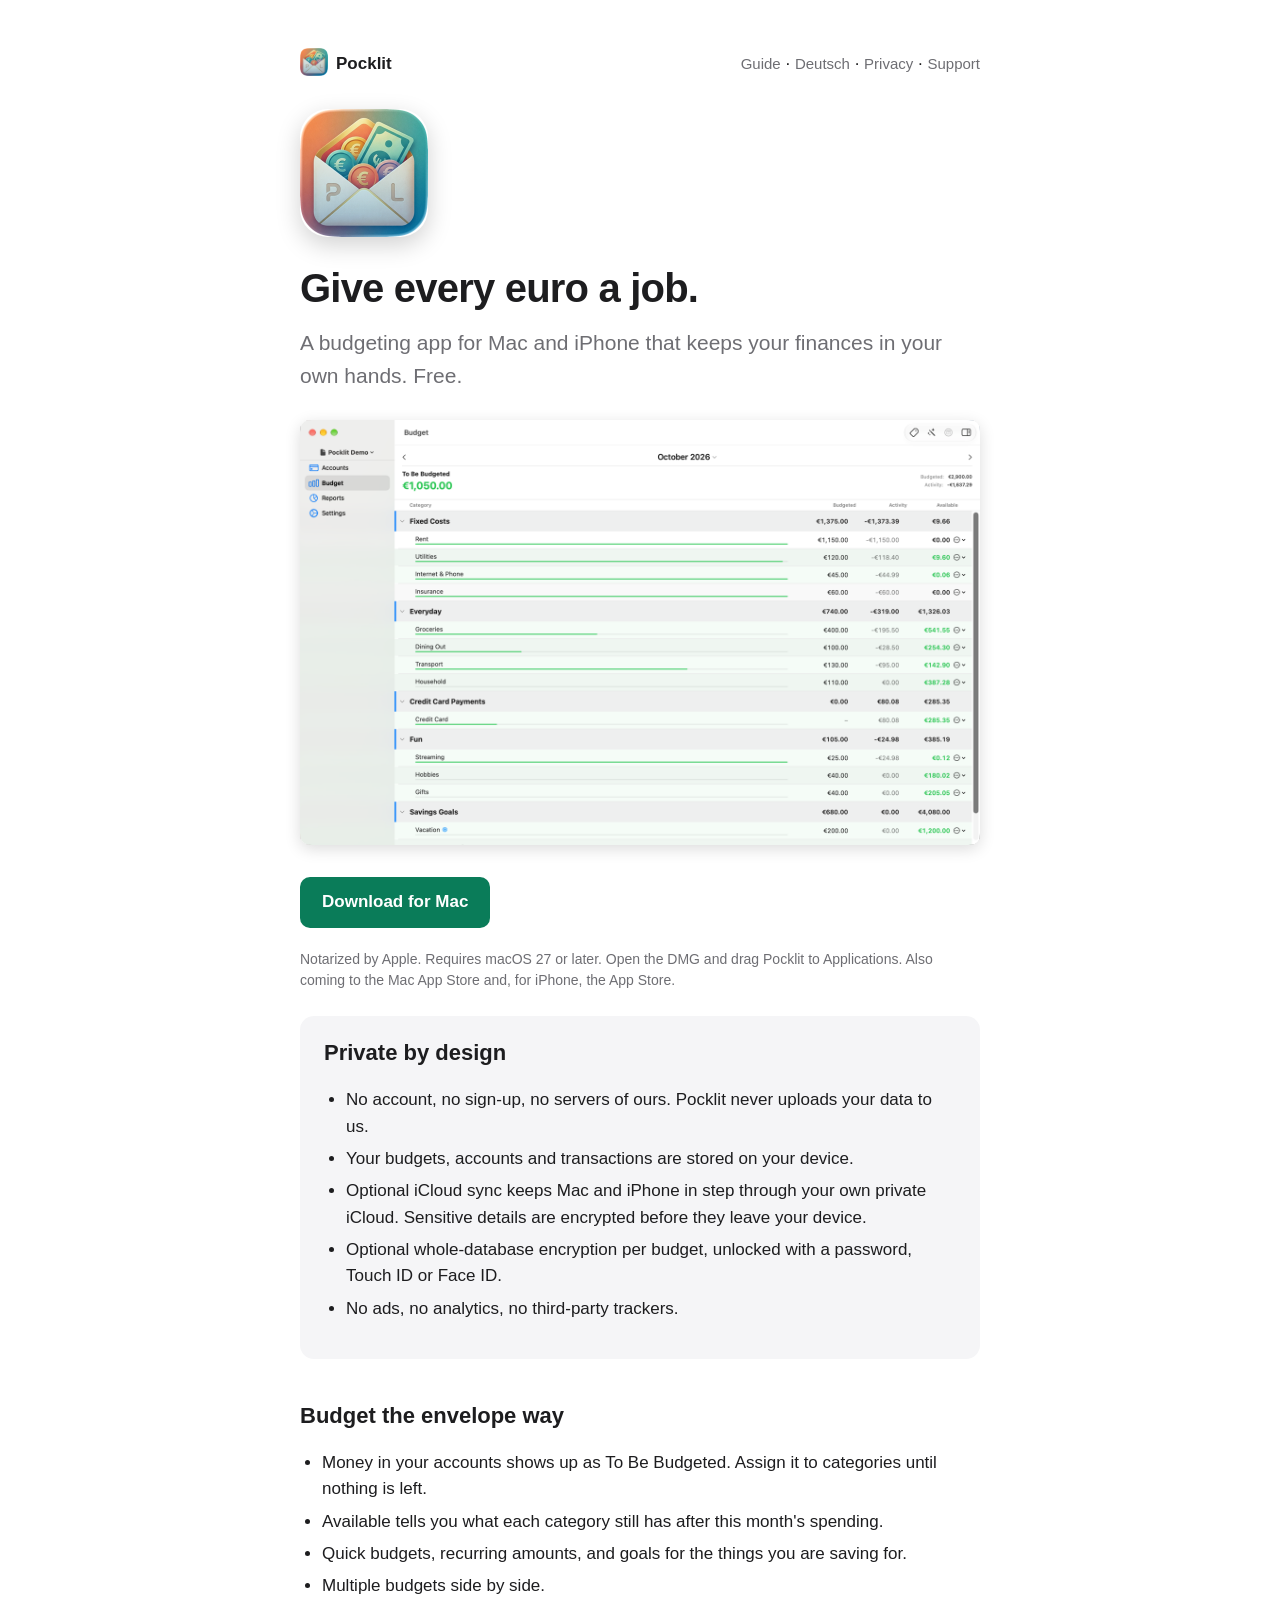
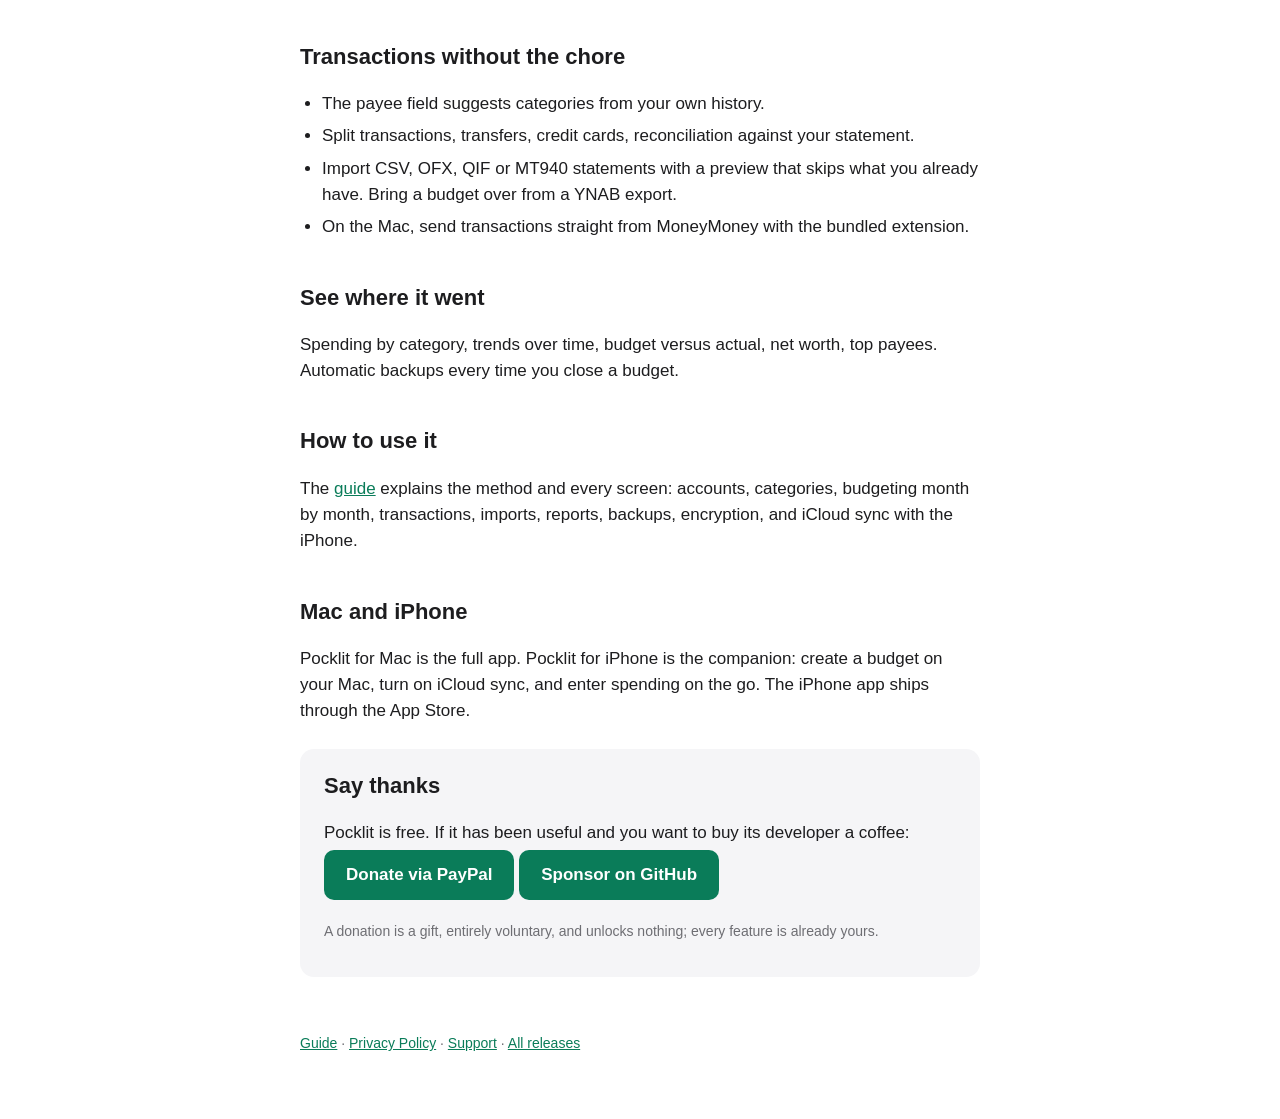
<file: index.html>
<!doctype html>
<html lang="en">
<head>
<meta charset="utf-8">
<meta name="viewport" content="width=device-width, initial-scale=1">
<title>Pocklit — private envelope budgeting for Mac and iPhone</title>
<meta name="description" content="Pocklit is a free budgeting app for Mac and iPhone. No account, no servers, no trackers. Your data stays on your device or in your own iCloud.">
<link rel="icon" type="image/png" href="favicon.png">
<link rel="apple-touch-icon" href="apple-touch-icon.png">
<link rel="stylesheet" href="style.css">
</head>
<body>
<main>
<header><strong><img class="brand" src="icon.png" alt="" width="28" height="28">Pocklit</strong><nav><a href="guide.html">Guide</a> · <a href="de.html">Deutsch</a> · <a href="privacy.html">Privacy</a> · <a href="support.html">Support</a></nav></header>

<img class="hero" src="icon.png" alt="Pocklit app icon" width="128" height="128">
<h1>Give every euro a job.</h1>
<p class="tagline">A budgeting app for Mac and iPhone that keeps your finances in your own hands. Free.</p>
<img class="shot" loading="lazy" src="img/mac/en/budget.png" alt="Pocklit for Mac: the Budget screen with every category's budgeted, activity and available amounts" width="1440" height="900">

<p><a class="button" href="https://github.com/hanebambel/pocklit-site/releases/latest/download/Pocklit.dmg">Download for Mac</a></p>
<p class="note">Notarized by Apple. Requires macOS 27 or later. Open the DMG and drag Pocklit to Applications.
Also coming to the Mac App Store and, for iPhone, the App Store.</p>

<div class="card">
<h2 style="margin-top:0">Private by design</h2>
<ul>
<li>No account, no sign-up, no servers of ours. Pocklit never uploads your data to us.</li>
<li>Your budgets, accounts and transactions are stored on your device.</li>
<li>Optional iCloud sync keeps Mac and iPhone in step through your own private iCloud. Sensitive details are encrypted before they leave your device.</li>
<li>Optional whole-database encryption per budget, unlocked with a password, Touch ID or Face ID.</li>
<li>No ads, no analytics, no third-party trackers.</li>
</ul>
</div>

<h2>Budget the envelope way</h2>
<ul>
<li>Money in your accounts shows up as To Be Budgeted. Assign it to categories until nothing is left.</li>
<li>Available tells you what each category still has after this month's spending.</li>
<li>Quick budgets, recurring amounts, and goals for the things you are saving for.</li>
<li>Multiple budgets side by side.</li>
</ul>

<h2>Transactions without the chore</h2>
<ul>
<li>The payee field suggests categories from your own history.</li>
<li>Split transactions, transfers, credit cards, reconciliation against your statement.</li>
<li>Import CSV, OFX, QIF or MT940 statements with a preview that skips what you already have. Bring a budget over from a YNAB export.</li>
<li>On the Mac, send transactions straight from MoneyMoney with the bundled extension.</li>
</ul>

<h2>See where it went</h2>
<p>Spending by category, trends over time, budget versus actual, net worth, top payees. Automatic backups every time you close a budget.</p>

<h2>How to use it</h2>
<p>The <a href="guide.html">guide</a> explains the method and every screen: accounts, categories, budgeting month by month, transactions, imports, reports, backups, encryption, and iCloud sync with the iPhone.</p>

<h2>Mac and iPhone</h2>
<p>Pocklit for Mac is the full app. Pocklit for iPhone is the companion: create a budget on your Mac, turn on iCloud sync, and enter spending on the go. The iPhone app ships through the App Store.</p>

<div class="card">
<h2 style="margin-top:0">Say thanks</h2>
<p>Pocklit is free. If it has been useful and you want to buy its developer a coffee: <a class="button" href="https://paypal.me/jangabor">Donate via PayPal</a> <a class="button" href="https://github.com/sponsors/hanebambel">Sponsor on GitHub</a></p>
<p class="note">A donation is a gift, entirely voluntary, and unlocks nothing; every feature is already yours.</p>
</div>

<footer><a href="guide.html">Guide</a> · <a href="privacy.html">Privacy Policy</a> · <a href="support.html">Support</a> · <a href="https://github.com/hanebambel/pocklit-site/releases">All releases</a></footer>
</main>
</body>
</html>
</file>
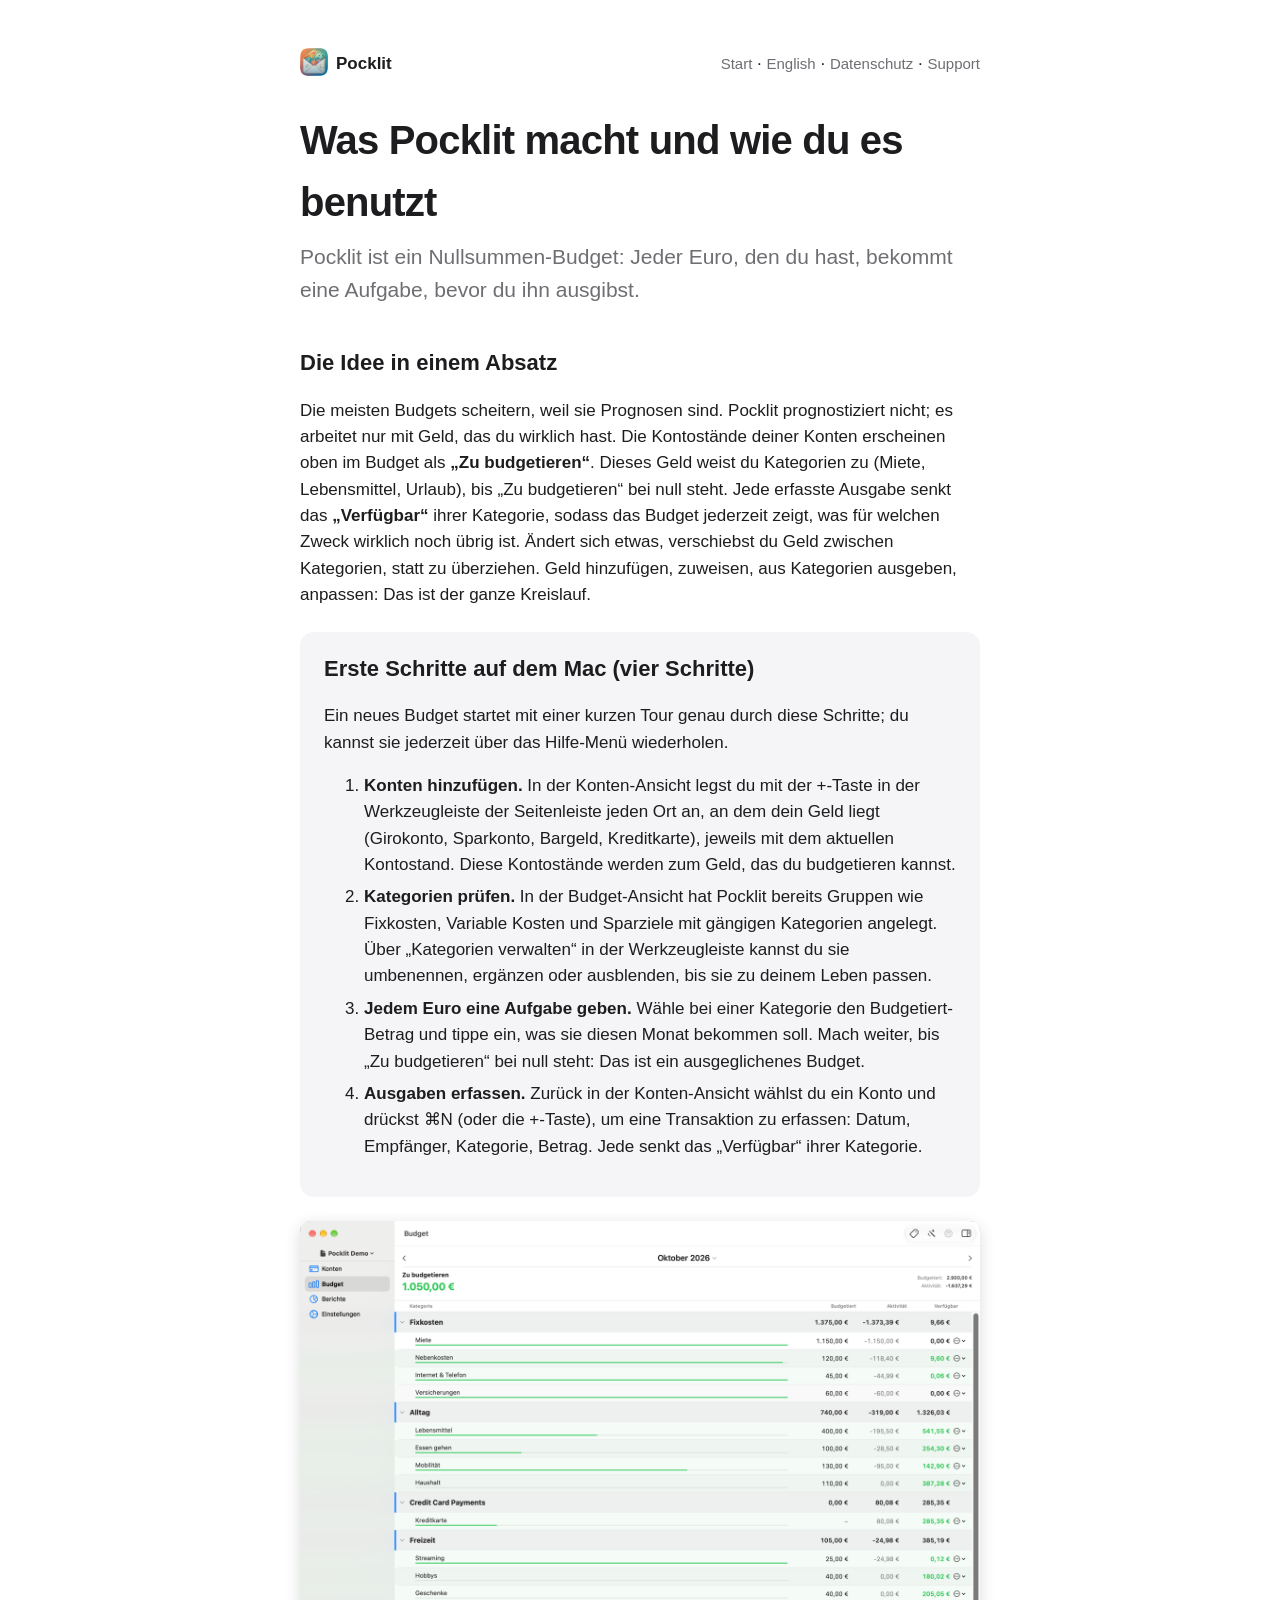
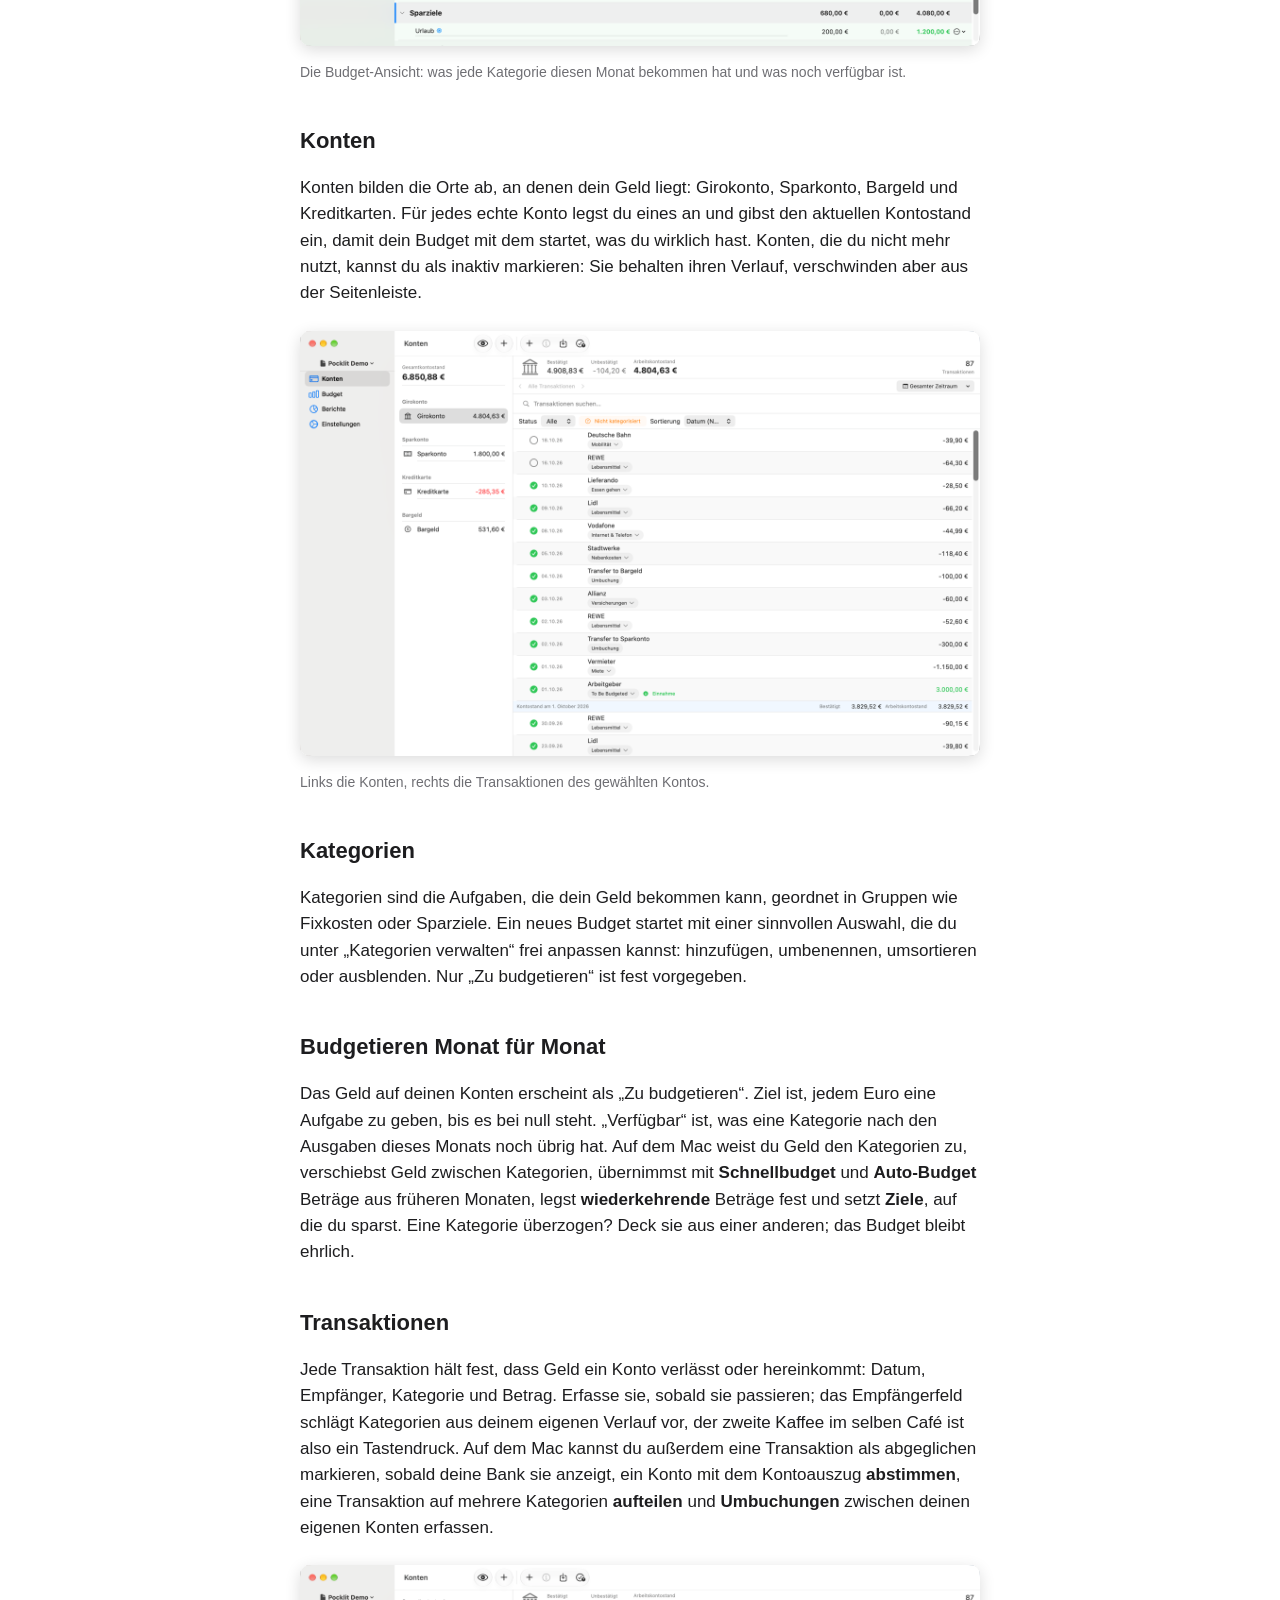
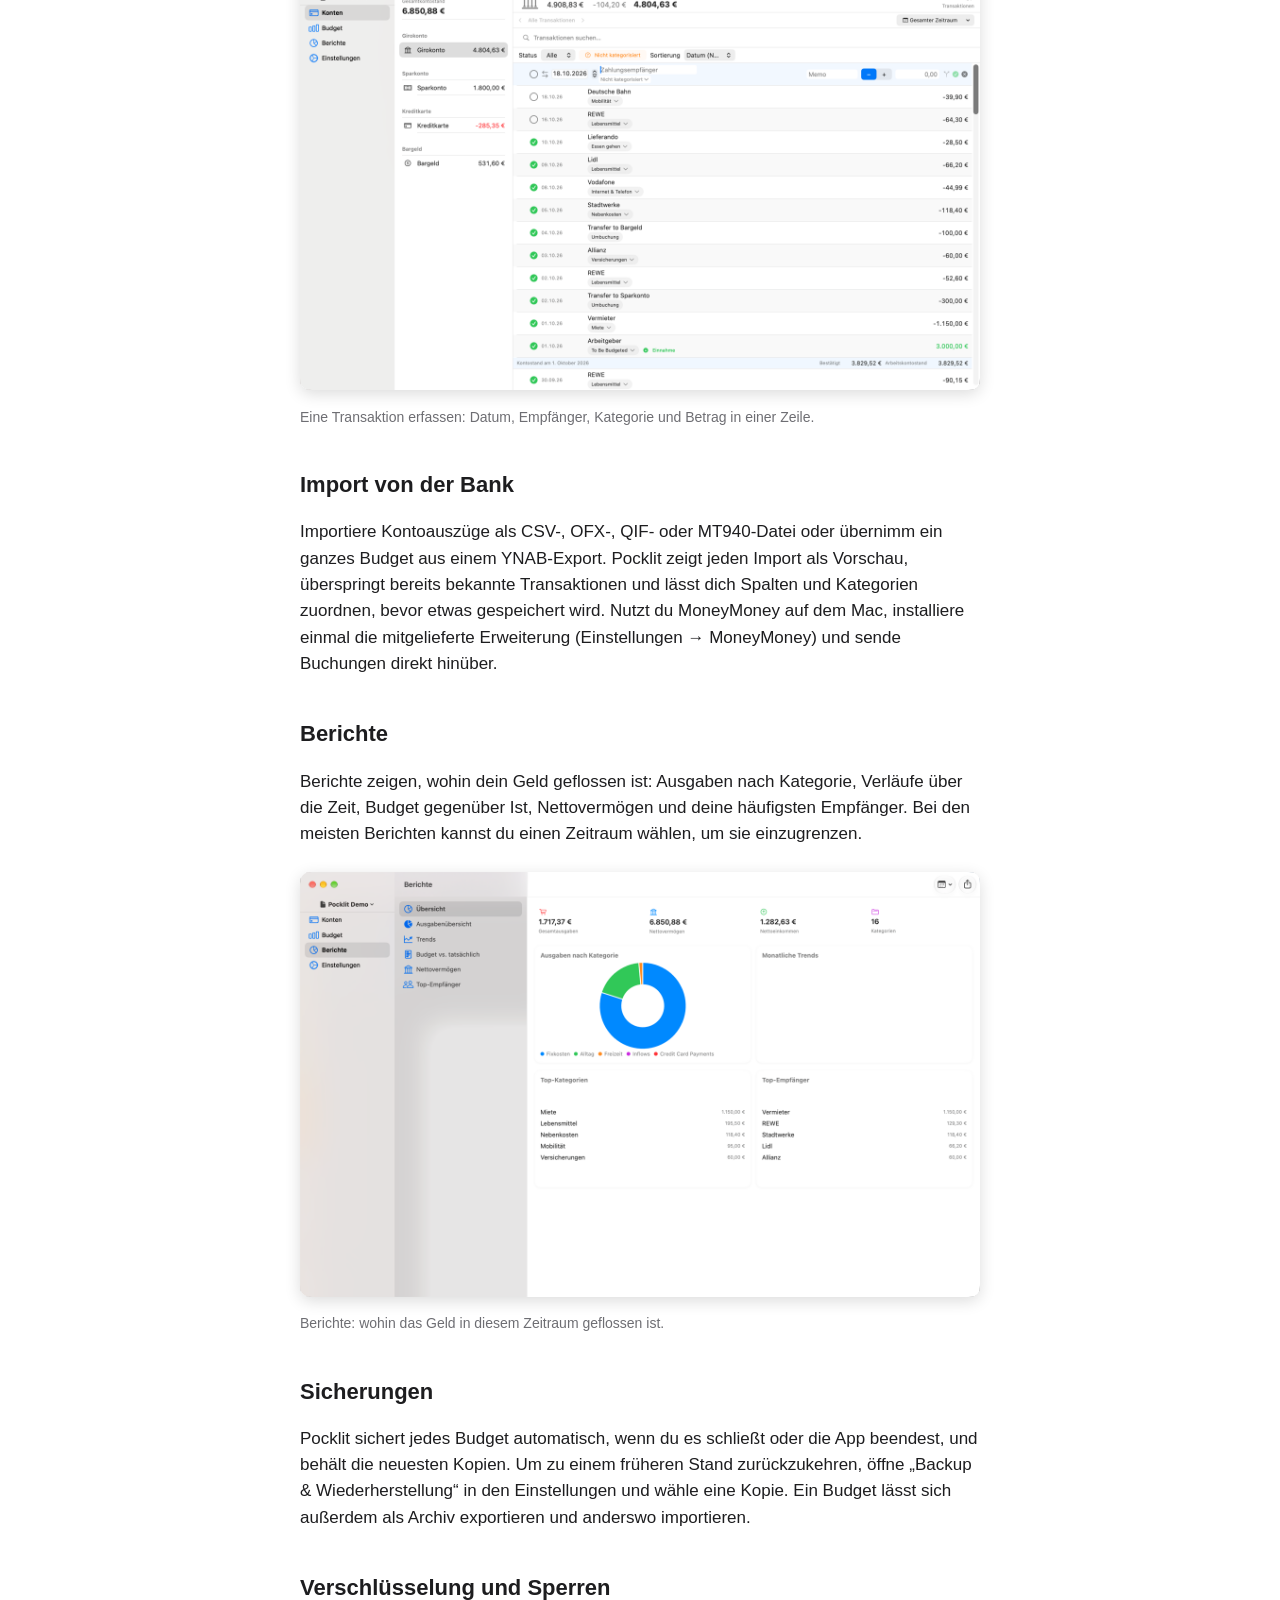
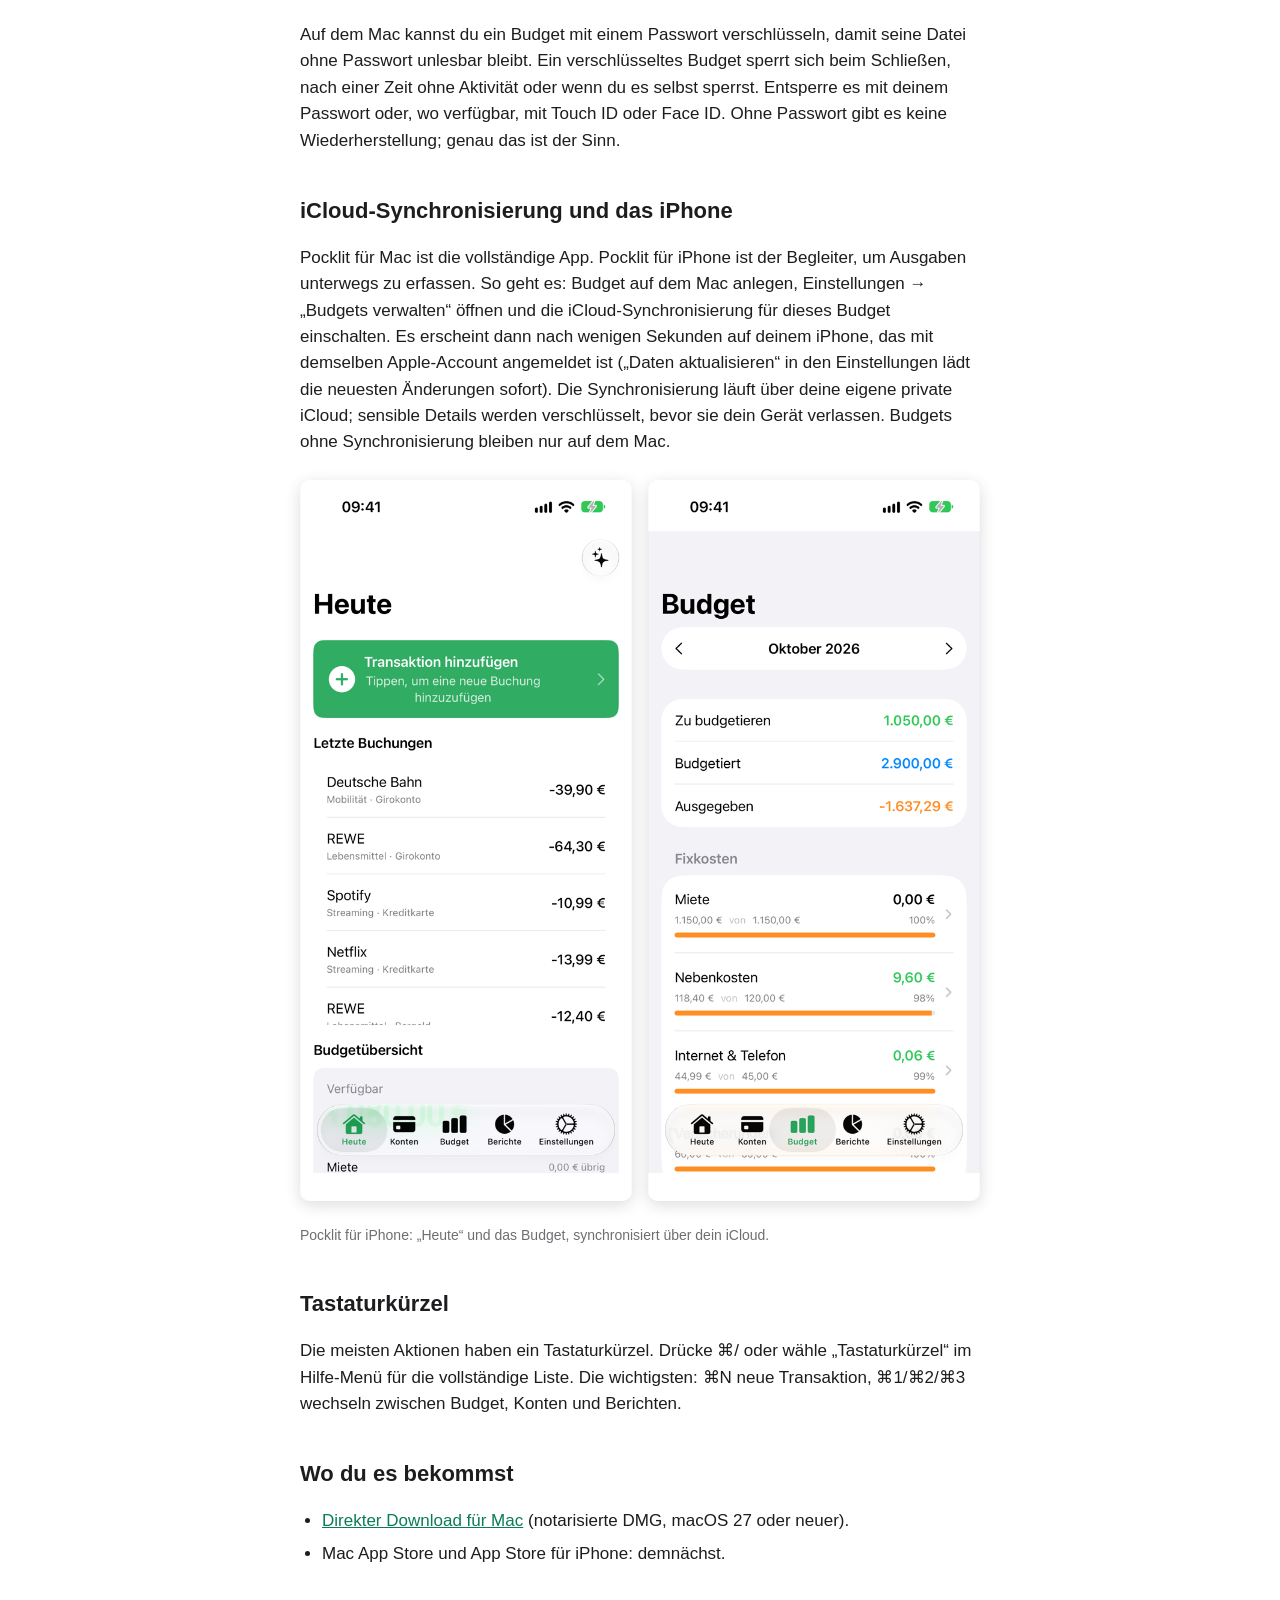
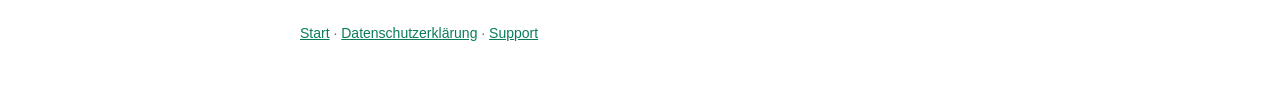
<file: anleitung.html>
<!doctype html>
<html lang="de">
<head>
<meta charset="utf-8">
<meta name="viewport" content="width=device-width, initial-scale=1">
<title>Pocklit-Anleitung — was die App macht und wie du sie benutzt</title>
<meta name="description" content="Was Pocklit macht und wie du es benutzt: Nullsummen-Budget auf Mac und iPhone, Schritt für Schritt.">
<link rel="icon" type="image/png" href="favicon.png">
<link rel="apple-touch-icon" href="apple-touch-icon.png">
<link rel="stylesheet" href="style.css">
</head>
<body>
<main>
<header><strong><img class="brand" src="icon.png" alt="" width="28" height="28">Pocklit</strong><nav><a href="de.html">Start</a> · <a href="guide.html">English</a> · <a href="datenschutz.html">Datenschutz</a> · <a href="support.html">Support</a></nav></header>

<h1>Was Pocklit macht und wie du es benutzt</h1>
<p class="tagline">Pocklit ist ein Nullsummen-Budget: Jeder Euro, den du hast, bekommt eine Aufgabe, bevor du ihn ausgibst.</p>

<h2>Die Idee in einem Absatz</h2>
<p>Die meisten Budgets scheitern, weil sie Prognosen sind. Pocklit prognostiziert nicht; es arbeitet nur mit Geld, das du wirklich hast. Die Kontostände deiner Konten erscheinen oben im Budget als <strong>„Zu budgetieren“</strong>. Dieses Geld weist du Kategorien zu (Miete, Lebensmittel, Urlaub), bis „Zu budgetieren“ bei null steht. Jede erfasste Ausgabe senkt das <strong>„Verfügbar“</strong> ihrer Kategorie, sodass das Budget jederzeit zeigt, was für welchen Zweck wirklich noch übrig ist. Ändert sich etwas, verschiebst du Geld zwischen Kategorien, statt zu überziehen. Geld hinzufügen, zuweisen, aus Kategorien ausgeben, anpassen: Das ist der ganze Kreislauf.</p>

<div class="card">
<h2 style="margin-top:0">Erste Schritte auf dem Mac (vier Schritte)</h2>
<p>Ein neues Budget startet mit einer kurzen Tour genau durch diese Schritte; du kannst sie jederzeit über das Hilfe-Menü wiederholen.</p>
<ol>
<li><strong>Konten hinzufügen.</strong> In der Konten-Ansicht legst du mit der +-Taste in der Werkzeugleiste der Seitenleiste jeden Ort an, an dem dein Geld liegt (Girokonto, Sparkonto, Bargeld, Kreditkarte), jeweils mit dem aktuellen Kontostand. Diese Kontostände werden zum Geld, das du budgetieren kannst.</li>
<li><strong>Kategorien prüfen.</strong> In der Budget-Ansicht hat Pocklit bereits Gruppen wie Fixkosten, Variable Kosten und Sparziele mit gängigen Kategorien angelegt. Über „Kategorien verwalten“ in der Werkzeugleiste kannst du sie umbenennen, ergänzen oder ausblenden, bis sie zu deinem Leben passen.</li>
<li><strong>Jedem Euro eine Aufgabe geben.</strong> Wähle bei einer Kategorie den Budgetiert-Betrag und tippe ein, was sie diesen Monat bekommen soll. Mach weiter, bis „Zu budgetieren“ bei null steht: Das ist ein ausgeglichenes Budget.</li>
<li><strong>Ausgaben erfassen.</strong> Zurück in der Konten-Ansicht wählst du ein Konto und drückst ⌘N (oder die +-Taste), um eine Transaktion zu erfassen: Datum, Empfänger, Kategorie, Betrag. Jede senkt das „Verfügbar“ ihrer Kategorie.</li>
</ol>
</div>

<figure><img loading="lazy" src="img/mac/de/budget.png" alt="Die Budget-Ansicht: oben „Zu budgetieren“, darunter jede Kategorie mit Budgetiert, Aktivität und Verfügbar" width="1440" height="900"><figcaption>Die Budget-Ansicht: was jede Kategorie diesen Monat bekommen hat und was noch verfügbar ist.</figcaption></figure>

<h2>Konten</h2>
<p>Konten bilden die Orte ab, an denen dein Geld liegt: Girokonto, Sparkonto, Bargeld und Kreditkarten. Für jedes echte Konto legst du eines an und gibst den aktuellen Kontostand ein, damit dein Budget mit dem startet, was du wirklich hast. Konten, die du nicht mehr nutzt, kannst du als inaktiv markieren: Sie behalten ihren Verlauf, verschwinden aber aus der Seitenleiste.</p>
<figure><img loading="lazy" src="img/mac/de/accounts.png" alt="Die Konten-Ansicht: Kontenliste mit Salden und die Transaktionen des gewählten Kontos" width="1440" height="900"><figcaption>Links die Konten, rechts die Transaktionen des gewählten Kontos.</figcaption></figure>

<h2>Kategorien</h2>
<p>Kategorien sind die Aufgaben, die dein Geld bekommen kann, geordnet in Gruppen wie Fixkosten oder Sparziele. Ein neues Budget startet mit einer sinnvollen Auswahl, die du unter „Kategorien verwalten“ frei anpassen kannst: hinzufügen, umbenennen, umsortieren oder ausblenden. Nur „Zu budgetieren“ ist fest vorgegeben.</p>

<h2>Budgetieren Monat für Monat</h2>
<p>Das Geld auf deinen Konten erscheint als „Zu budgetieren“. Ziel ist, jedem Euro eine Aufgabe zu geben, bis es bei null steht. „Verfügbar“ ist, was eine Kategorie nach den Ausgaben dieses Monats noch übrig hat. Auf dem Mac weist du Geld den Kategorien zu, verschiebst Geld zwischen Kategorien, übernimmst mit <strong>Schnellbudget</strong> und <strong>Auto-Budget</strong> Beträge aus früheren Monaten, legst <strong>wiederkehrende</strong> Beträge fest und setzt <strong>Ziele</strong>, auf die du sparst. Eine Kategorie überzogen? Deck sie aus einer anderen; das Budget bleibt ehrlich.</p>

<h2>Transaktionen</h2>
<p>Jede Transaktion hält fest, dass Geld ein Konto verlässt oder hereinkommt: Datum, Empfänger, Kategorie und Betrag. Erfasse sie, sobald sie passieren; das Empfängerfeld schlägt Kategorien aus deinem eigenen Verlauf vor, der zweite Kaffee im selben Café ist also ein Tastendruck. Auf dem Mac kannst du außerdem eine Transaktion als abgeglichen markieren, sobald deine Bank sie anzeigt, ein Konto mit dem Kontoauszug <strong>abstimmen</strong>, eine Transaktion auf mehrere Kategorien <strong>aufteilen</strong> und <strong>Umbuchungen</strong> zwischen deinen eigenen Konten erfassen.</p>
<figure><img loading="lazy" src="img/mac/de/transactions.png" alt="Eine neue Transaktion wird im Kontoregister erfasst" width="1440" height="900"><figcaption>Eine Transaktion erfassen: Datum, Empfänger, Kategorie und Betrag in einer Zeile.</figcaption></figure>

<h2>Import von der Bank</h2>
<p>Importiere Kontoauszüge als CSV-, OFX-, QIF- oder MT940-Datei oder übernimm ein ganzes Budget aus einem YNAB-Export. Pocklit zeigt jeden Import als Vorschau, überspringt bereits bekannte Transaktionen und lässt dich Spalten und Kategorien zuordnen, bevor etwas gespeichert wird. Nutzt du MoneyMoney auf dem Mac, installiere einmal die mitgelieferte Erweiterung (Einstellungen → MoneyMoney) und sende Buchungen direkt hinüber.</p>

<h2>Berichte</h2>
<p>Berichte zeigen, wohin dein Geld geflossen ist: Ausgaben nach Kategorie, Verläufe über die Zeit, Budget gegenüber Ist, Nettovermögen und deine häufigsten Empfänger. Bei den meisten Berichten kannst du einen Zeitraum wählen, um sie einzugrenzen.</p>
<figure><img loading="lazy" src="img/mac/de/reports.png" alt="Die Berichtsübersicht: Ausgaben nach Kategorie, Nettovermögen und häufigste Empfänger" width="1440" height="900"><figcaption>Berichte: wohin das Geld in diesem Zeitraum geflossen ist.</figcaption></figure>

<h2>Sicherungen</h2>
<p>Pocklit sichert jedes Budget automatisch, wenn du es schließt oder die App beendest, und behält die neuesten Kopien. Um zu einem früheren Stand zurückzukehren, öffne „Backup &amp; Wiederherstellung“ in den Einstellungen und wähle eine Kopie. Ein Budget lässt sich außerdem als Archiv exportieren und anderswo importieren.</p>

<h2>Verschlüsselung und Sperren</h2>
<p>Auf dem Mac kannst du ein Budget mit einem Passwort verschlüsseln, damit seine Datei ohne Passwort unlesbar bleibt. Ein verschlüsseltes Budget sperrt sich beim Schließen, nach einer Zeit ohne Aktivität oder wenn du es selbst sperrst. Entsperre es mit deinem Passwort oder, wo verfügbar, mit Touch ID oder Face ID. Ohne Passwort gibt es keine Wiederherstellung; genau das ist der Sinn.</p>

<h2>iCloud-Synchronisierung und das iPhone</h2>
<p>Pocklit für Mac ist die vollständige App. Pocklit für iPhone ist der Begleiter, um Ausgaben unterwegs zu erfassen. So geht es: Budget auf dem Mac anlegen, Einstellungen → „Budgets verwalten“ öffnen und die iCloud-Synchronisierung für dieses Budget einschalten. Es erscheint dann nach wenigen Sekunden auf deinem iPhone, das mit demselben Apple-Account angemeldet ist („Daten aktualisieren“ in den Einstellungen lädt die neuesten Änderungen sofort). Die Synchronisierung läuft über deine eigene private iCloud; sensible Details werden verschlüsselt, bevor sie dein Gerät verlassen. Budgets ohne Synchronisierung bleiben nur auf dem Mac.</p>
<figure class="two-up"><img loading="lazy" src="img/ios/de/today.png" alt="Pocklit für iPhone: die Ansicht „Heute“ mit den letzten Transaktionen" width="552" height="1200"><img loading="lazy" src="img/ios/de/budget.png" alt="Pocklit für iPhone: die Budget-Ansicht" width="552" height="1200"><figcaption>Pocklit für iPhone: „Heute“ und das Budget, synchronisiert über dein iCloud.</figcaption></figure>

<h2>Tastaturkürzel</h2>
<p>Die meisten Aktionen haben ein Tastaturkürzel. Drücke ⌘/ oder wähle „Tastaturkürzel“ im Hilfe-Menü für die vollständige Liste. Die wichtigsten: ⌘N neue Transaktion, ⌘1/⌘2/⌘3 wechseln zwischen Budget, Konten und Berichten.</p>

<h2>Wo du es bekommst</h2>
<ul>
<li><a href="https://github.com/hanebambel/pocklit-site/releases/latest/download/Pocklit.dmg">Direkter Download für Mac</a> (notarisierte DMG, macOS 27 oder neuer).</li>
<li>Mac App Store und App Store für iPhone: demnächst.</li>
</ul>

<footer><a href="de.html">Start</a> · <a href="datenschutz.html">Datenschutzerklärung</a> · <a href="support.html">Support</a></footer>
</main>
</body>
</html>
</file>
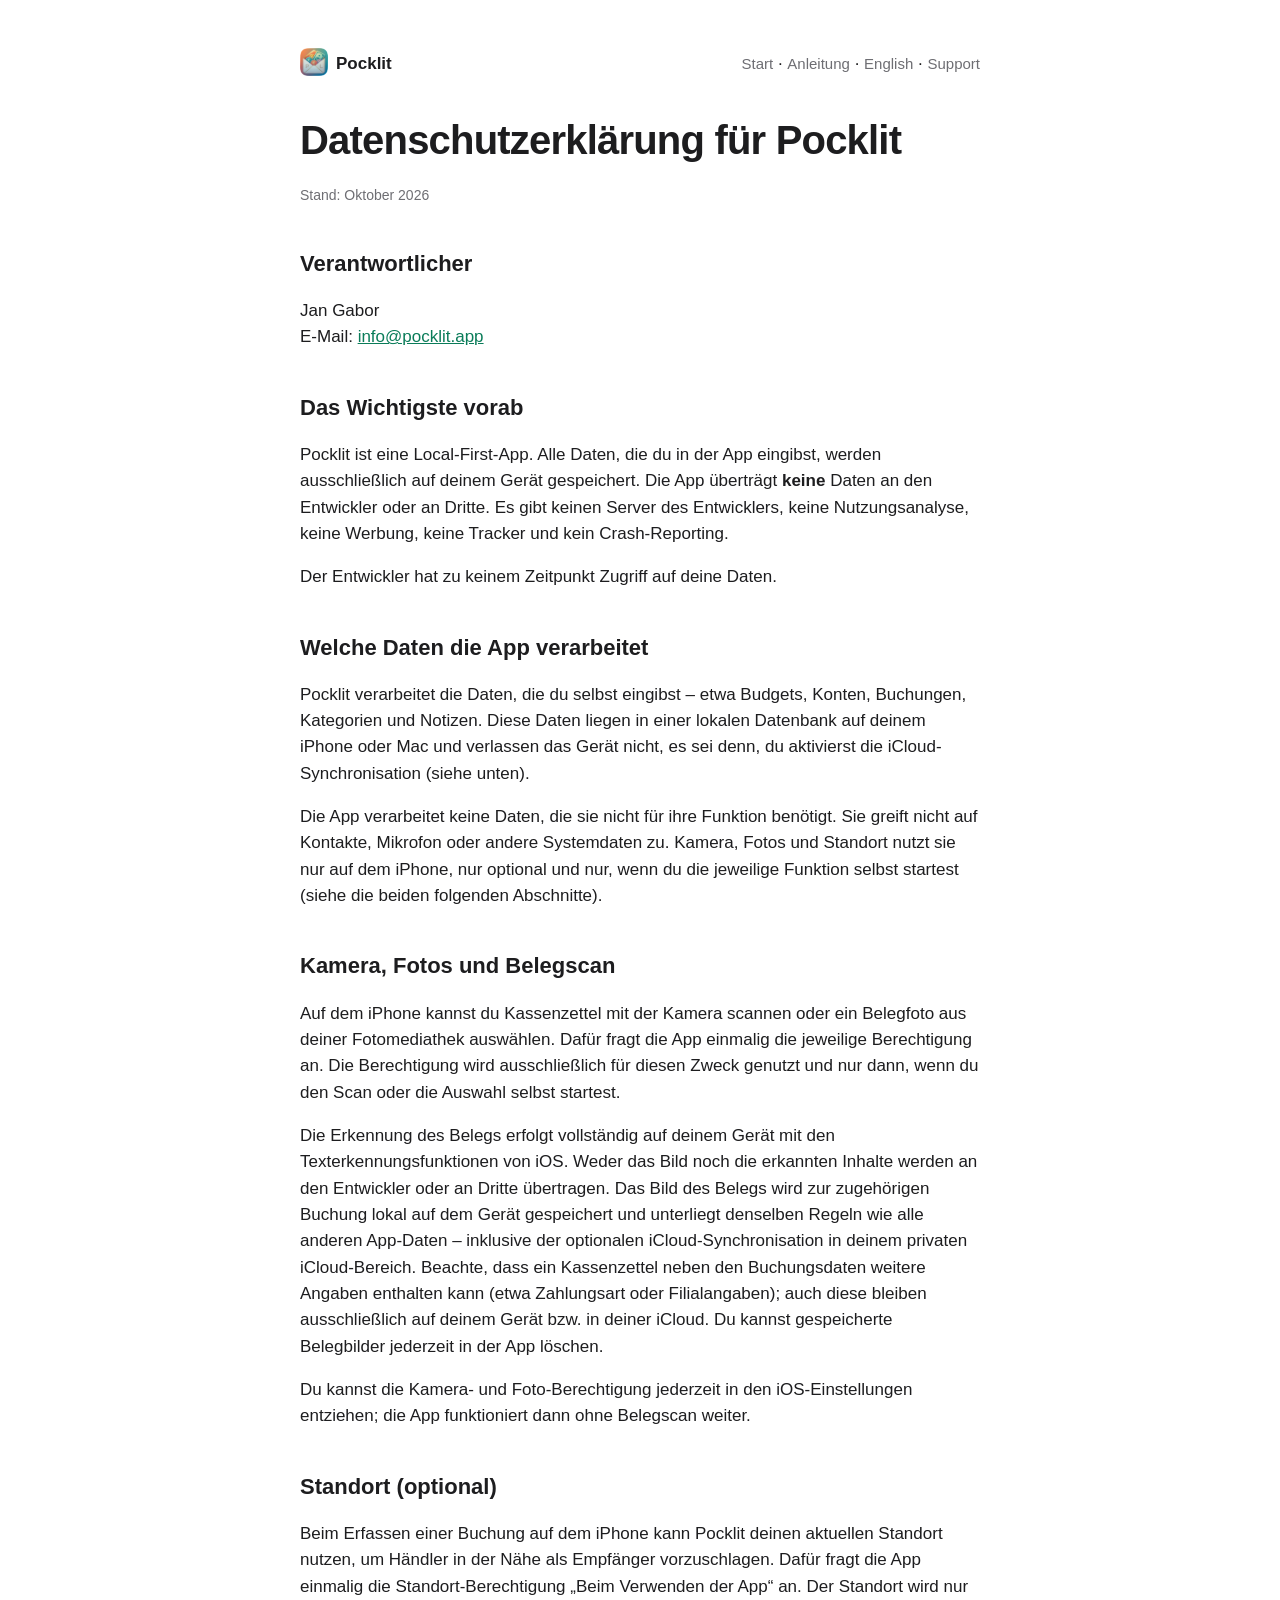
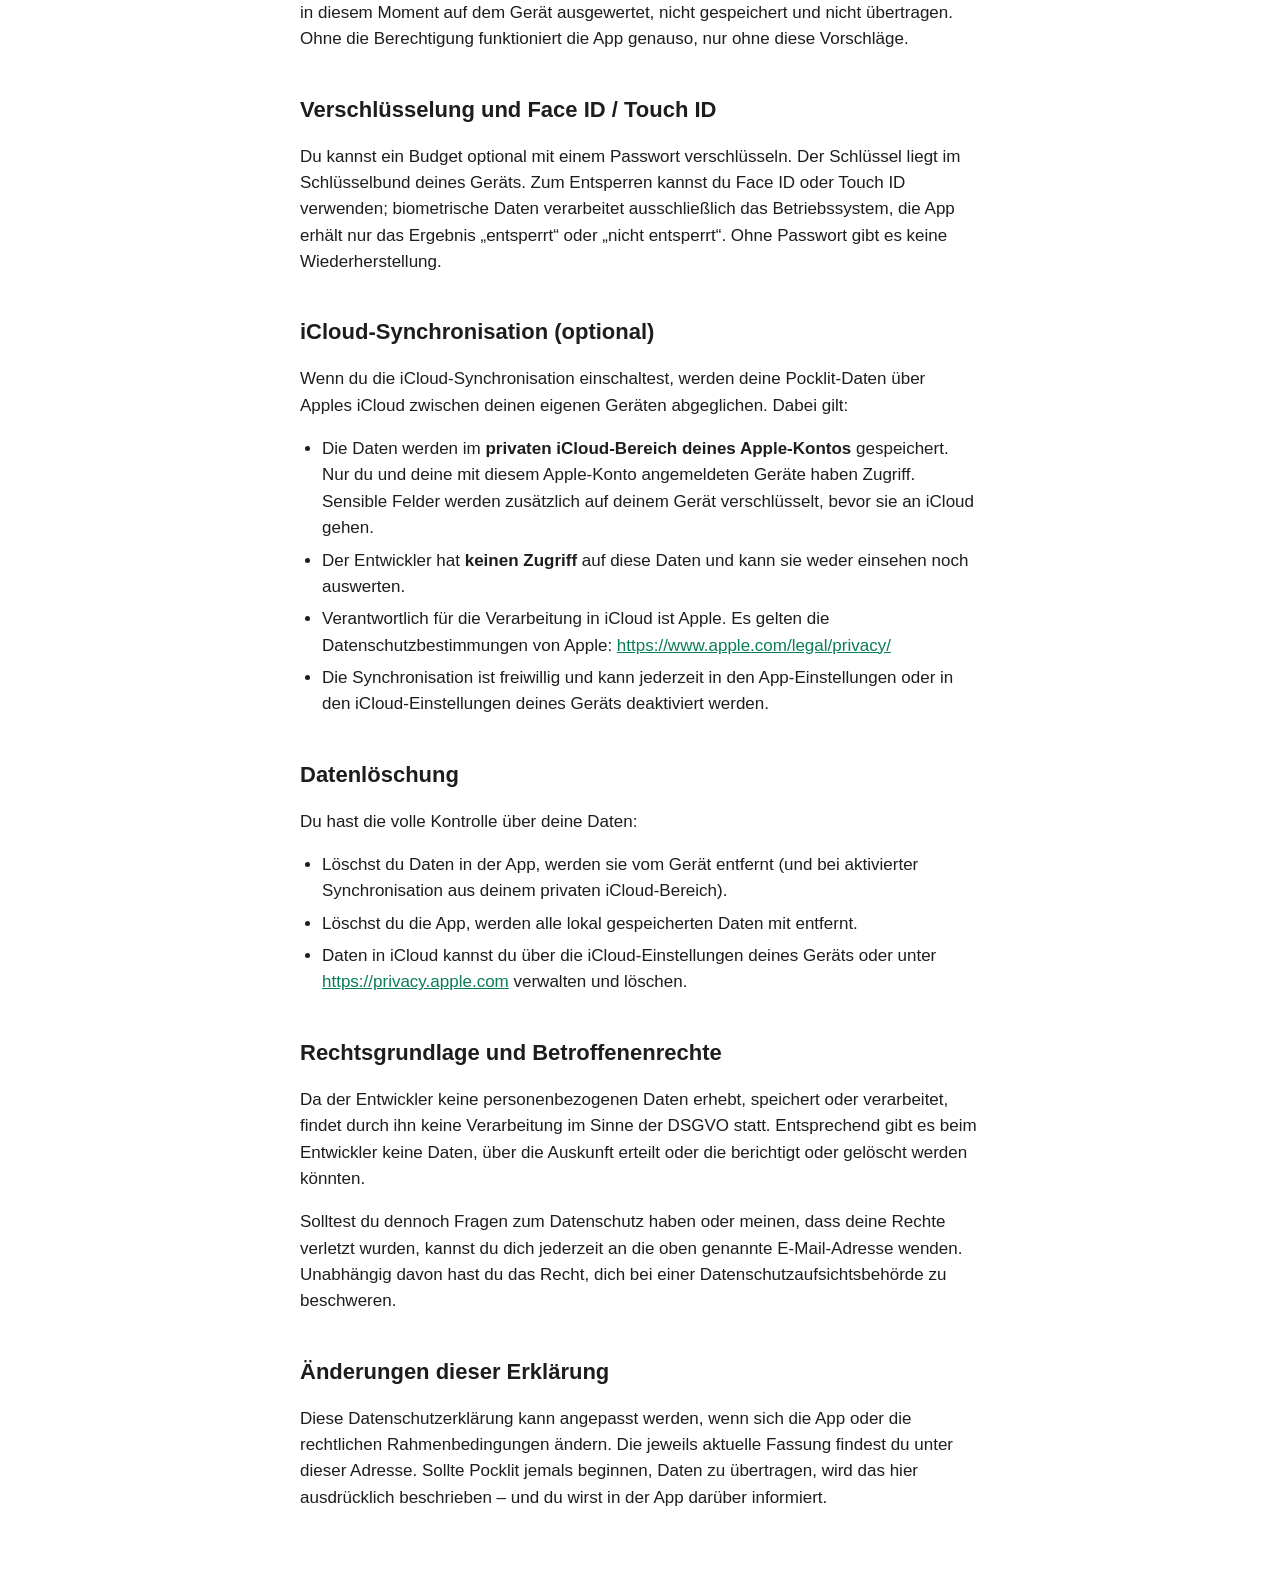
<file: datenschutz.html>
<!doctype html>
<html lang="de">
<head>
<meta charset="utf-8">
<meta name="viewport" content="width=device-width, initial-scale=1">
<title>Datenschutzerklärung für Pocklit</title>
<link rel="icon" type="image/png" href="favicon.png">
<link rel="apple-touch-icon" href="apple-touch-icon.png">
<link rel="stylesheet" href="style.css">
</head>
<body>
<main>
<header><strong><img class="brand" src="icon.png" alt="" width="28" height="28">Pocklit</strong><nav><a href="de.html">Start</a> · <a href="anleitung.html">Anleitung</a> · <a href="privacy.html">English</a> · <a href="support.html">Support</a></nav></header>
<h1>Datenschutzerklärung für Pocklit</h1>
<p class="note">Stand: Oktober 2026</p>

<h2>Verantwortlicher</h2>
<p>Jan Gabor<br>E-Mail: <span class="email" data-u="info" data-d="pocklit.app">info [at] pocklit [dot] app</span></p>

<h2>Das Wichtigste vorab</h2>
<p>Pocklit ist eine Local-First-App. Alle Daten, die du in der App eingibst, werden ausschließlich auf deinem Gerät gespeichert. Die App überträgt <strong>keine</strong> Daten an den Entwickler oder an Dritte. Es gibt keinen Server des Entwicklers, keine Nutzungsanalyse, keine Werbung, keine Tracker und kein Crash-Reporting.</p>
<p>Der Entwickler hat zu keinem Zeitpunkt Zugriff auf deine Daten.</p>

<h2>Welche Daten die App verarbeitet</h2>
<p>Pocklit verarbeitet die Daten, die du selbst eingibst – etwa Budgets, Konten, Buchungen, Kategorien und Notizen. Diese Daten liegen in einer lokalen Datenbank auf deinem iPhone oder Mac und verlassen das Gerät nicht, es sei denn, du aktivierst die iCloud-Synchronisation (siehe unten).</p>
<p>Die App verarbeitet keine Daten, die sie nicht für ihre Funktion benötigt. Sie greift nicht auf Kontakte, Mikrofon oder andere Systemdaten zu. Kamera, Fotos und Standort nutzt sie nur auf dem iPhone, nur optional und nur, wenn du die jeweilige Funktion selbst startest (siehe die beiden folgenden Abschnitte).</p>

<h2>Kamera, Fotos und Belegscan</h2>
<p>Auf dem iPhone kannst du Kassenzettel mit der Kamera scannen oder ein Belegfoto aus deiner Fotomediathek auswählen. Dafür fragt die App einmalig die jeweilige Berechtigung an. Die Berechtigung wird ausschließlich für diesen Zweck genutzt und nur dann, wenn du den Scan oder die Auswahl selbst startest.</p>
<p>Die Erkennung des Belegs erfolgt vollständig auf deinem Gerät mit den Texterkennungsfunktionen von iOS. Weder das Bild noch die erkannten Inhalte werden an den Entwickler oder an Dritte übertragen. Das Bild des Belegs wird zur zugehörigen Buchung lokal auf dem Gerät gespeichert und unterliegt denselben Regeln wie alle anderen App-Daten – inklusive der optionalen iCloud-Synchronisation in deinem privaten iCloud-Bereich. Beachte, dass ein Kassenzettel neben den Buchungsdaten weitere Angaben enthalten kann (etwa Zahlungsart oder Filialangaben); auch diese bleiben ausschließlich auf deinem Gerät bzw. in deiner iCloud. Du kannst gespeicherte Belegbilder jederzeit in der App löschen.</p>
<p>Du kannst die Kamera- und Foto-Berechtigung jederzeit in den iOS-Einstellungen entziehen; die App funktioniert dann ohne Belegscan weiter.</p>

<h2>Standort (optional)</h2>
<p>Beim Erfassen einer Buchung auf dem iPhone kann Pocklit deinen aktuellen Standort nutzen, um Händler in der Nähe als Empfänger vorzuschlagen. Dafür fragt die App einmalig die Standort-Berechtigung „Beim Verwenden der App“ an. Der Standort wird nur in diesem Moment auf dem Gerät ausgewertet, nicht gespeichert und nicht übertragen. Ohne die Berechtigung funktioniert die App genauso, nur ohne diese Vorschläge.</p>

<h2>Verschlüsselung und Face ID / Touch ID</h2>
<p>Du kannst ein Budget optional mit einem Passwort verschlüsseln. Der Schlüssel liegt im Schlüsselbund deines Geräts. Zum Entsperren kannst du Face ID oder Touch ID verwenden; biometrische Daten verarbeitet ausschließlich das Betriebssystem, die App erhält nur das Ergebnis „entsperrt“ oder „nicht entsperrt“. Ohne Passwort gibt es keine Wiederherstellung.</p>

<h2>iCloud-Synchronisation (optional)</h2>
<p>Wenn du die iCloud-Synchronisation einschaltest, werden deine Pocklit-Daten über Apples iCloud zwischen deinen eigenen Geräten abgeglichen. Dabei gilt:</p>
<ul>
<li>Die Daten werden im <strong>privaten iCloud-Bereich deines Apple-Kontos</strong> gespeichert. Nur du und deine mit diesem Apple-Konto angemeldeten Geräte haben Zugriff. Sensible Felder werden zusätzlich auf deinem Gerät verschlüsselt, bevor sie an iCloud gehen.</li>
<li>Der Entwickler hat <strong>keinen Zugriff</strong> auf diese Daten und kann sie weder einsehen noch auswerten.</li>
<li>Verantwortlich für die Verarbeitung in iCloud ist Apple. Es gelten die Datenschutzbestimmungen von Apple: <a href="https://www.apple.com/legal/privacy/">https://www.apple.com/legal/privacy/</a></li>
<li>Die Synchronisation ist freiwillig und kann jederzeit in den App-Einstellungen oder in den iCloud-Einstellungen deines Geräts deaktiviert werden.</li>
</ul>

<h2>Datenlöschung</h2>
<p>Du hast die volle Kontrolle über deine Daten:</p>
<ul>
<li>Löschst du Daten in der App, werden sie vom Gerät entfernt (und bei aktivierter Synchronisation aus deinem privaten iCloud-Bereich).</li>
<li>Löschst du die App, werden alle lokal gespeicherten Daten mit entfernt.</li>
<li>Daten in iCloud kannst du über die iCloud-Einstellungen deines Geräts oder unter <a href="https://privacy.apple.com">https://privacy.apple.com</a> verwalten und löschen.</li>
</ul>

<h2>Rechtsgrundlage und Betroffenenrechte</h2>
<p>Da der Entwickler keine personenbezogenen Daten erhebt, speichert oder verarbeitet, findet durch ihn keine Verarbeitung im Sinne der DSGVO statt. Entsprechend gibt es beim Entwickler keine Daten, über die Auskunft erteilt oder die berichtigt oder gelöscht werden könnten.</p>
<p>Solltest du dennoch Fragen zum Datenschutz haben oder meinen, dass deine Rechte verletzt wurden, kannst du dich jederzeit an die oben genannte E-Mail-Adresse wenden. Unabhängig davon hast du das Recht, dich bei einer Datenschutzaufsichtsbehörde zu beschweren.</p>

<h2>Änderungen dieser Erklärung</h2>
<p>Diese Datenschutzerklärung kann angepasst werden, wenn sich die App oder die rechtlichen Rahmenbedingungen ändern. Die jeweils aktuelle Fassung findest du unter dieser Adresse. Sollte Pocklit jemals beginnen, Daten zu übertragen, wird das hier ausdrücklich beschrieben – und du wirst in der App darüber informiert.</p>

</main>
<script src="email.js"></script>
</body>
</html>
</file>
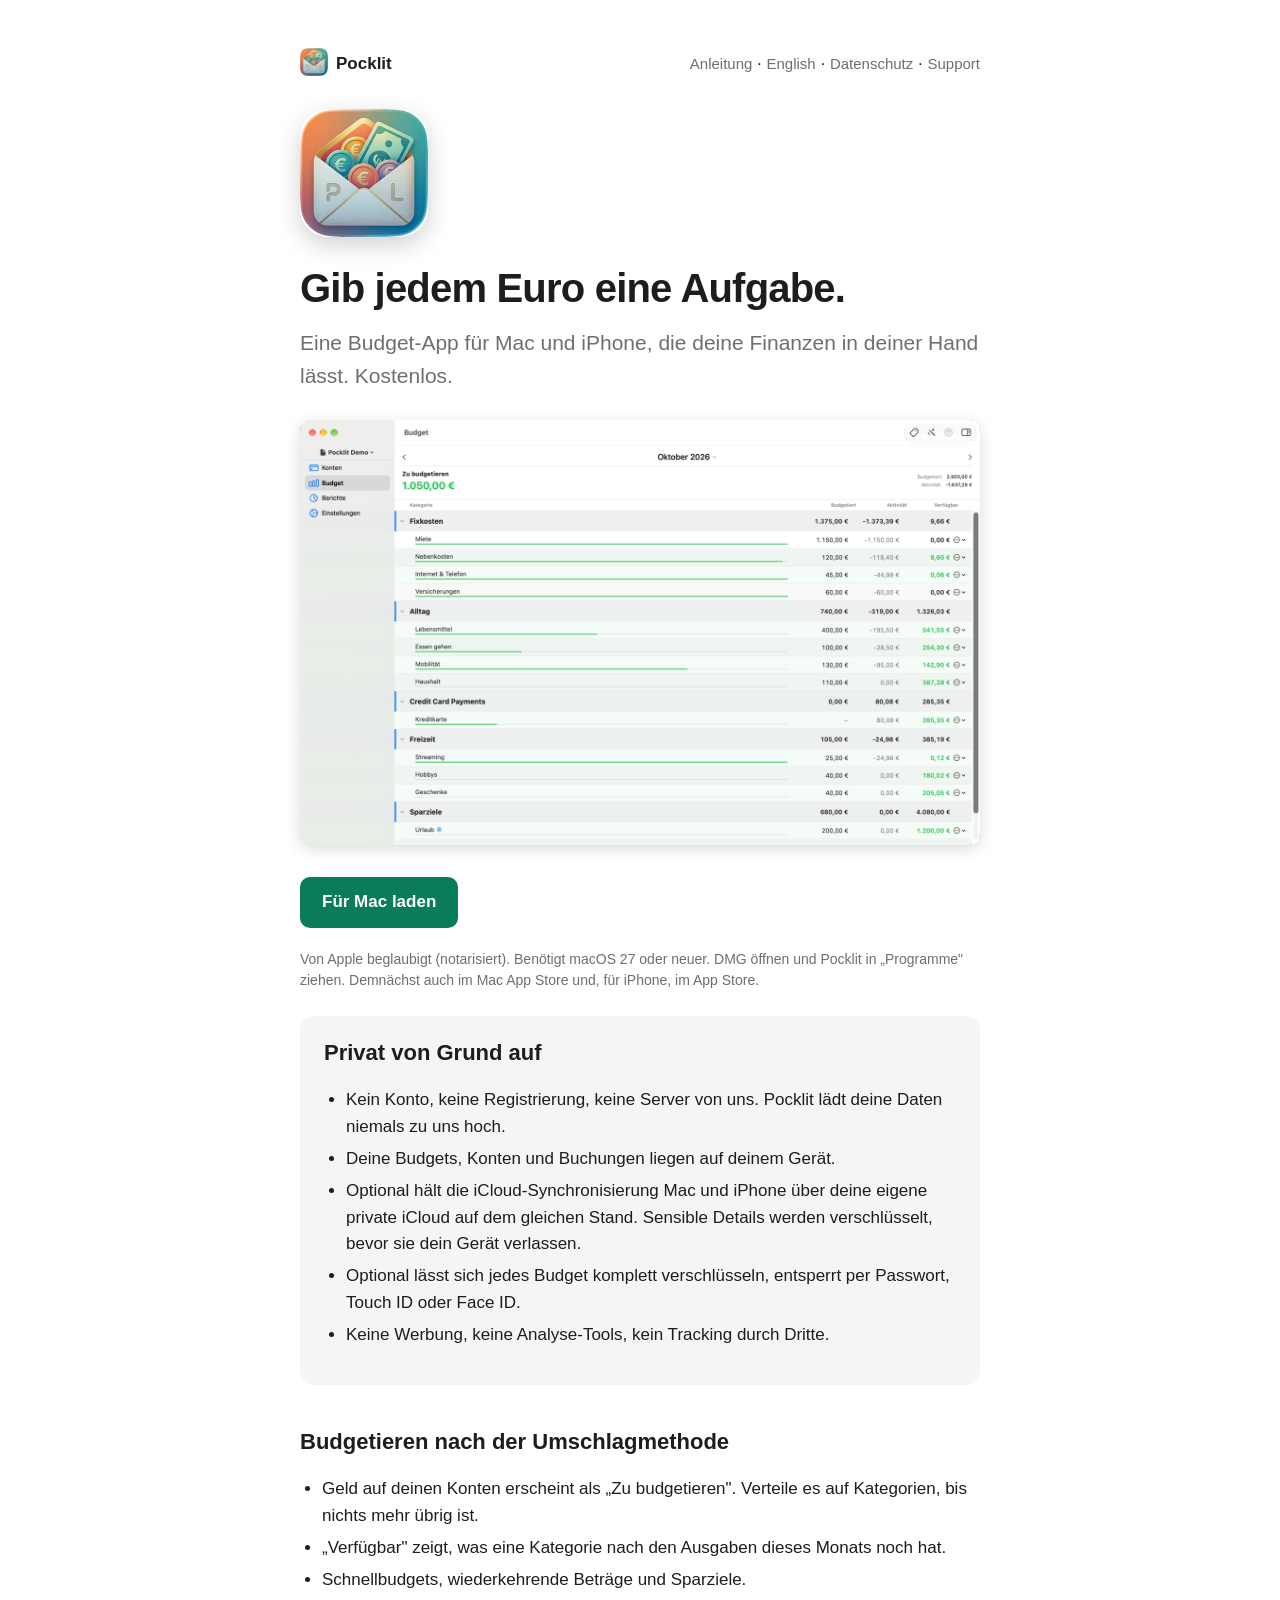
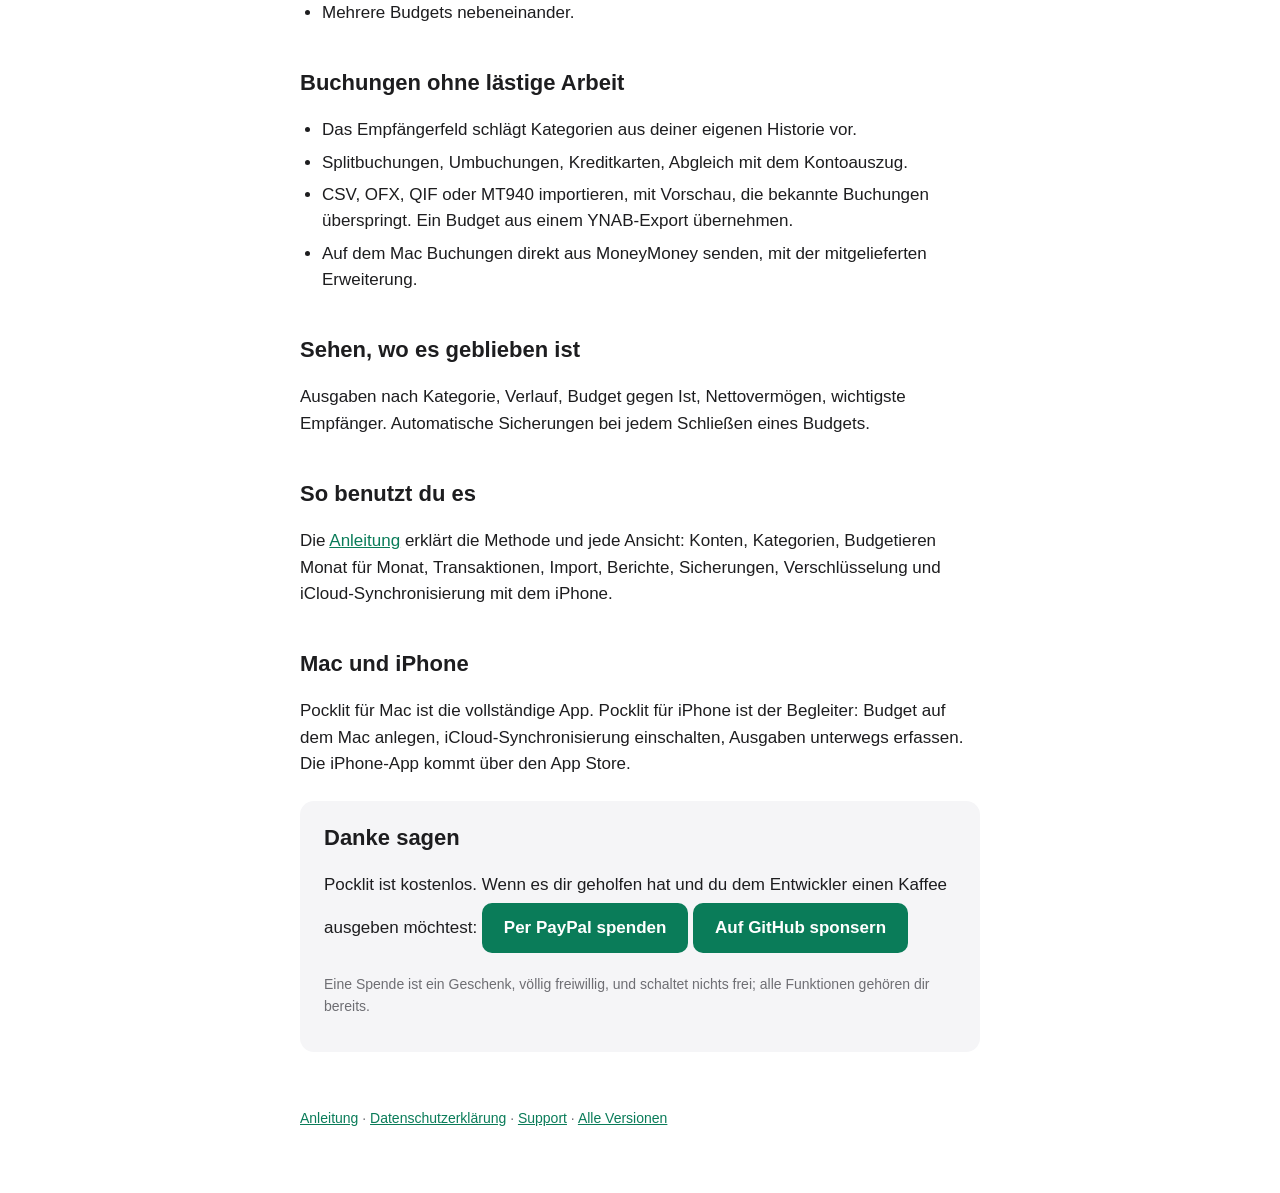
<file: de.html>
<!doctype html>
<html lang="de">
<head>
<meta charset="utf-8">
<meta name="viewport" content="width=device-width, initial-scale=1">
<title>Pocklit — private Budget-App für Mac und iPhone</title>
<meta name="description" content="Pocklit ist eine kostenlose Budget-App für Mac und iPhone. Kein Konto, keine Server, kein Tracking. Deine Daten bleiben auf deinem Gerät oder in deiner eigenen iCloud.">
<link rel="icon" type="image/png" href="favicon.png">
<link rel="apple-touch-icon" href="apple-touch-icon.png">
<link rel="stylesheet" href="style.css">
</head>
<body>
<main>
<header><strong><img class="brand" src="icon.png" alt="" width="28" height="28">Pocklit</strong><nav><a href="anleitung.html">Anleitung</a> · <a href="index.html">English</a> · <a href="datenschutz.html">Datenschutz</a> · <a href="support.html">Support</a></nav></header>

<img class="hero" src="icon.png" alt="Pocklit app icon" width="128" height="128">
<h1>Gib jedem Euro eine Aufgabe.</h1>
<p class="tagline">Eine Budget-App für Mac und iPhone, die deine Finanzen in deiner Hand lässt. Kostenlos.</p>
<img class="shot" loading="lazy" src="img/mac/de/budget.png" alt="Pocklit für Mac: die Budget-Ansicht mit Budgetiert, Aktivität und Verfügbar je Kategorie" width="1440" height="900">

<p><a class="button" href="https://github.com/hanebambel/pocklit-site/releases/latest/download/Pocklit.dmg">Für Mac laden</a></p>
<p class="note">Von Apple beglaubigt (notarisiert). Benötigt macOS 27 oder neuer. DMG öffnen und Pocklit in „Programme" ziehen.
Demnächst auch im Mac App Store und, für iPhone, im App Store.</p>

<div class="card">
<h2 style="margin-top:0">Privat von Grund auf</h2>
<ul>
<li>Kein Konto, keine Registrierung, keine Server von uns. Pocklit lädt deine Daten niemals zu uns hoch.</li>
<li>Deine Budgets, Konten und Buchungen liegen auf deinem Gerät.</li>
<li>Optional hält die iCloud-Synchronisierung Mac und iPhone über deine eigene private iCloud auf dem gleichen Stand. Sensible Details werden verschlüsselt, bevor sie dein Gerät verlassen.</li>
<li>Optional lässt sich jedes Budget komplett verschlüsseln, entsperrt per Passwort, Touch ID oder Face ID.</li>
<li>Keine Werbung, keine Analyse-Tools, kein Tracking durch Dritte.</li>
</ul>
</div>

<h2>Budgetieren nach der Umschlagmethode</h2>
<ul>
<li>Geld auf deinen Konten erscheint als „Zu budgetieren". Verteile es auf Kategorien, bis nichts mehr übrig ist.</li>
<li>„Verfügbar" zeigt, was eine Kategorie nach den Ausgaben dieses Monats noch hat.</li>
<li>Schnellbudgets, wiederkehrende Beträge und Sparziele.</li>
<li>Mehrere Budgets nebeneinander.</li>
</ul>

<h2>Buchungen ohne lästige Arbeit</h2>
<ul>
<li>Das Empfängerfeld schlägt Kategorien aus deiner eigenen Historie vor.</li>
<li>Splitbuchungen, Umbuchungen, Kreditkarten, Abgleich mit dem Kontoauszug.</li>
<li>CSV, OFX, QIF oder MT940 importieren, mit Vorschau, die bekannte Buchungen überspringt. Ein Budget aus einem YNAB-Export übernehmen.</li>
<li>Auf dem Mac Buchungen direkt aus MoneyMoney senden, mit der mitgelieferten Erweiterung.</li>
</ul>

<h2>Sehen, wo es geblieben ist</h2>
<p>Ausgaben nach Kategorie, Verlauf, Budget gegen Ist, Nettovermögen, wichtigste Empfänger. Automatische Sicherungen bei jedem Schließen eines Budgets.</p>

<h2>So benutzt du es</h2>
<p>Die <a href="anleitung.html">Anleitung</a> erklärt die Methode und jede Ansicht: Konten, Kategorien, Budgetieren Monat für Monat, Transaktionen, Import, Berichte, Sicherungen, Verschlüsselung und iCloud-Synchronisierung mit dem iPhone.</p>

<h2>Mac und iPhone</h2>
<p>Pocklit für Mac ist die vollständige App. Pocklit für iPhone ist der Begleiter: Budget auf dem Mac anlegen, iCloud-Synchronisierung einschalten, Ausgaben unterwegs erfassen. Die iPhone-App kommt über den App Store.</p>

<div class="card">
<h2 style="margin-top:0">Danke sagen</h2>
<p>Pocklit ist kostenlos. Wenn es dir geholfen hat und du dem Entwickler einen Kaffee ausgeben möchtest: <a class="button" href="https://paypal.me/jangabor">Per PayPal spenden</a> <a class="button" href="https://github.com/sponsors/hanebambel">Auf GitHub sponsern</a></p>
<p class="note">Eine Spende ist ein Geschenk, völlig freiwillig, und schaltet nichts frei; alle Funktionen gehören dir bereits.</p>
</div>

<footer><a href="anleitung.html">Anleitung</a> · <a href="datenschutz.html">Datenschutzerklärung</a> · <a href="support.html">Support</a> · <a href="https://github.com/hanebambel/pocklit-site/releases">Alle Versionen</a></footer>
</main>
</body>
</html>
</file>
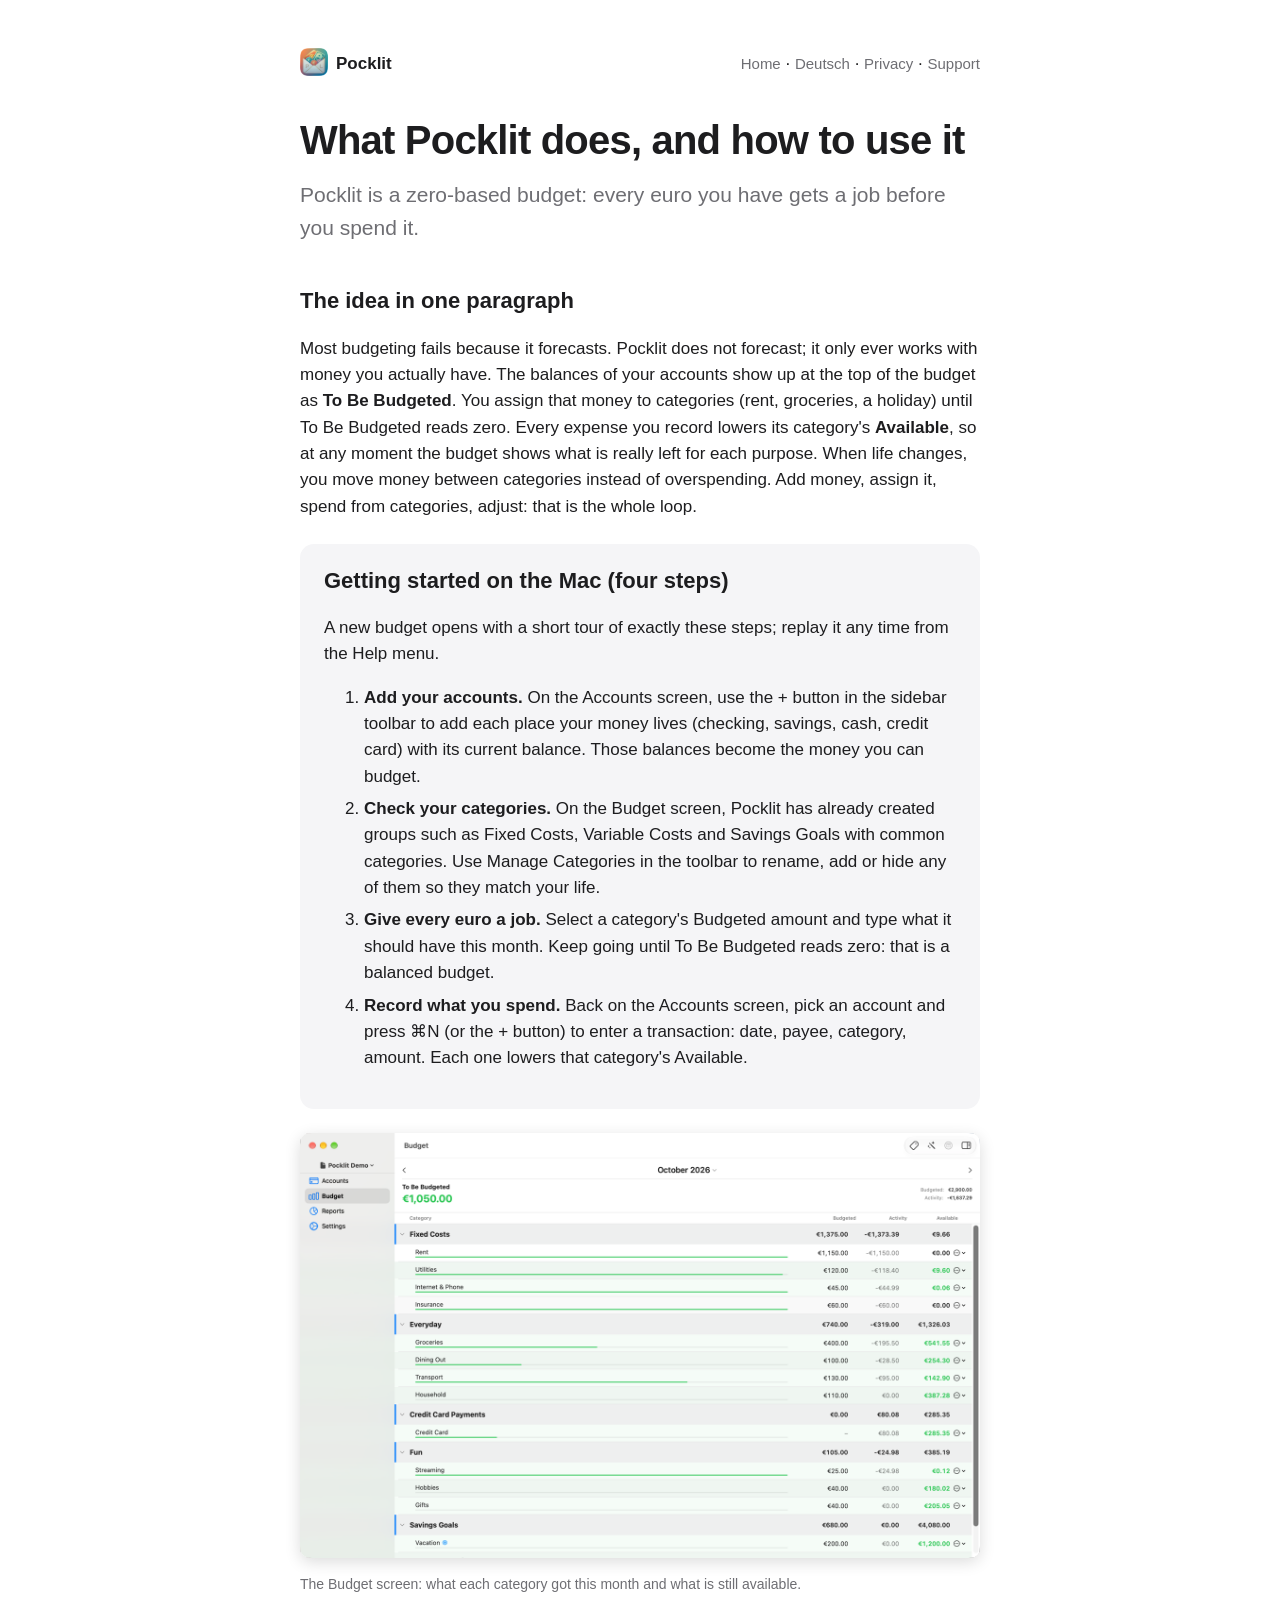
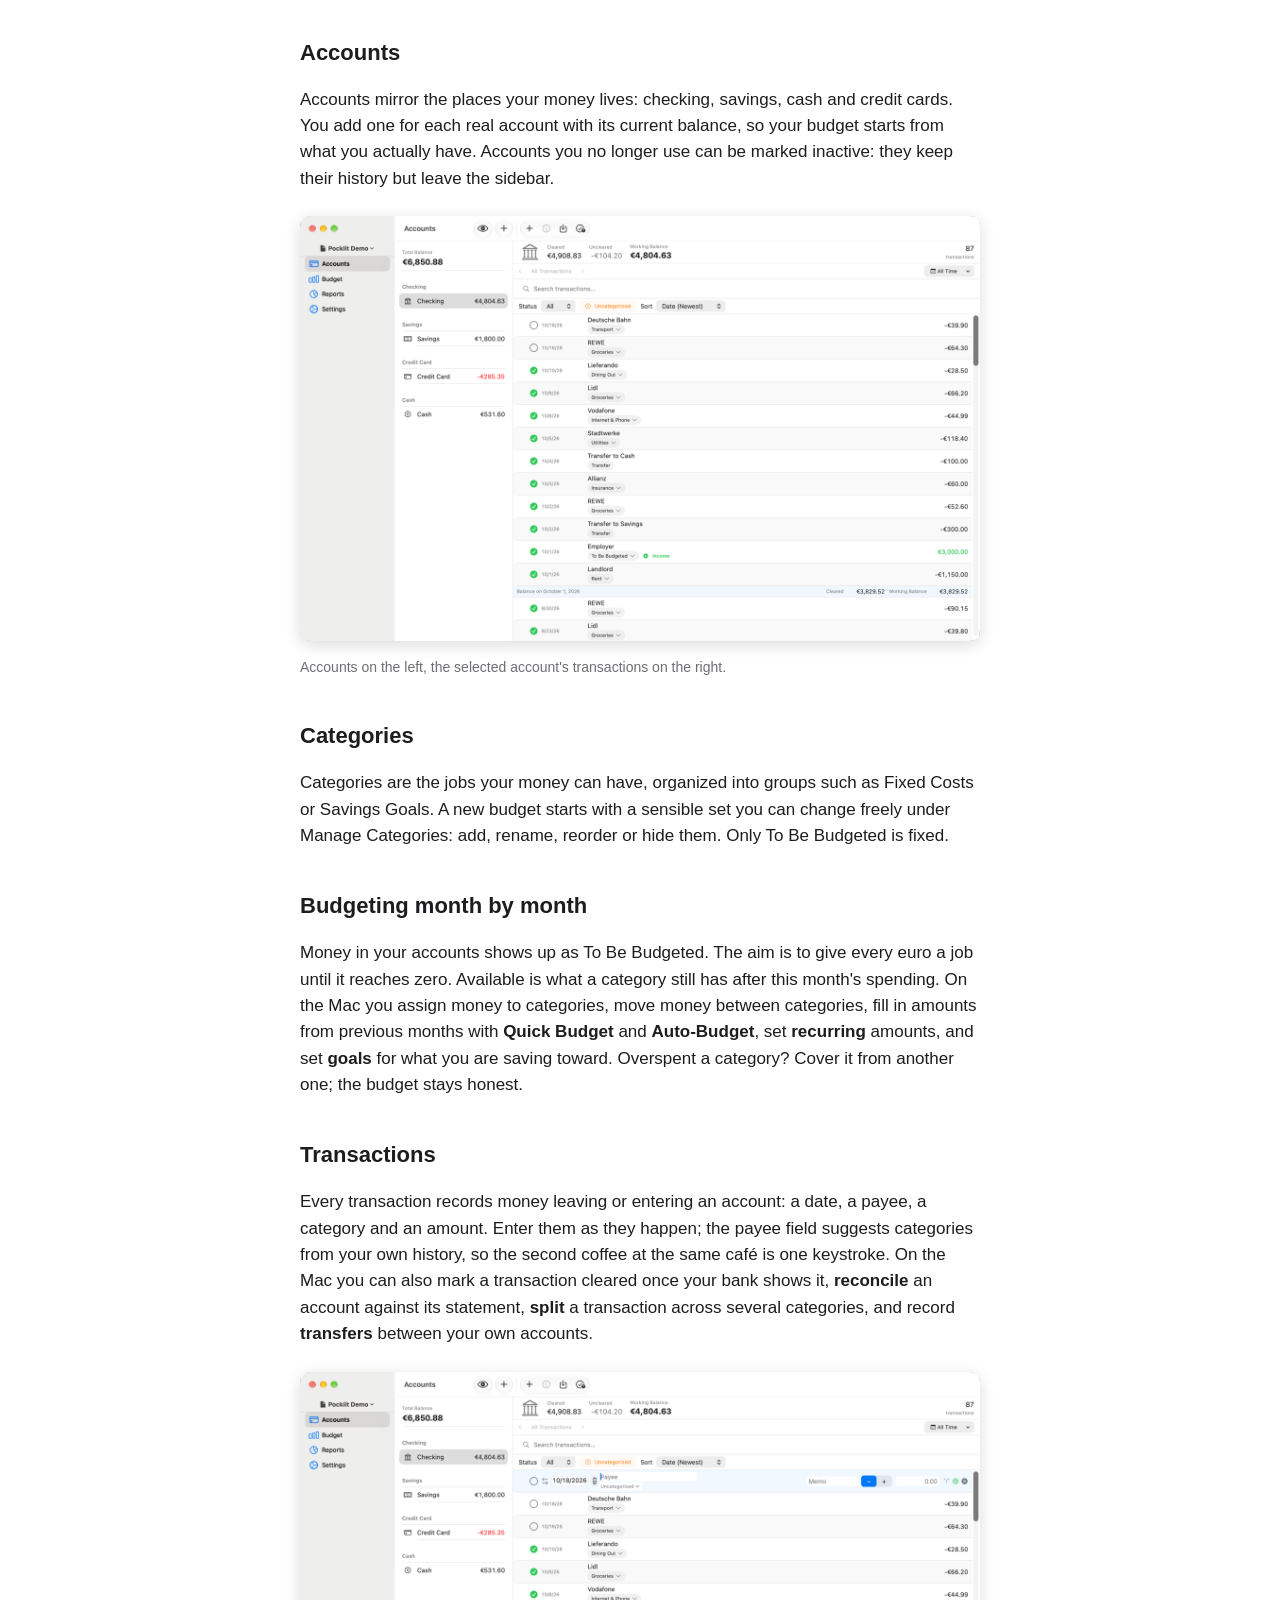
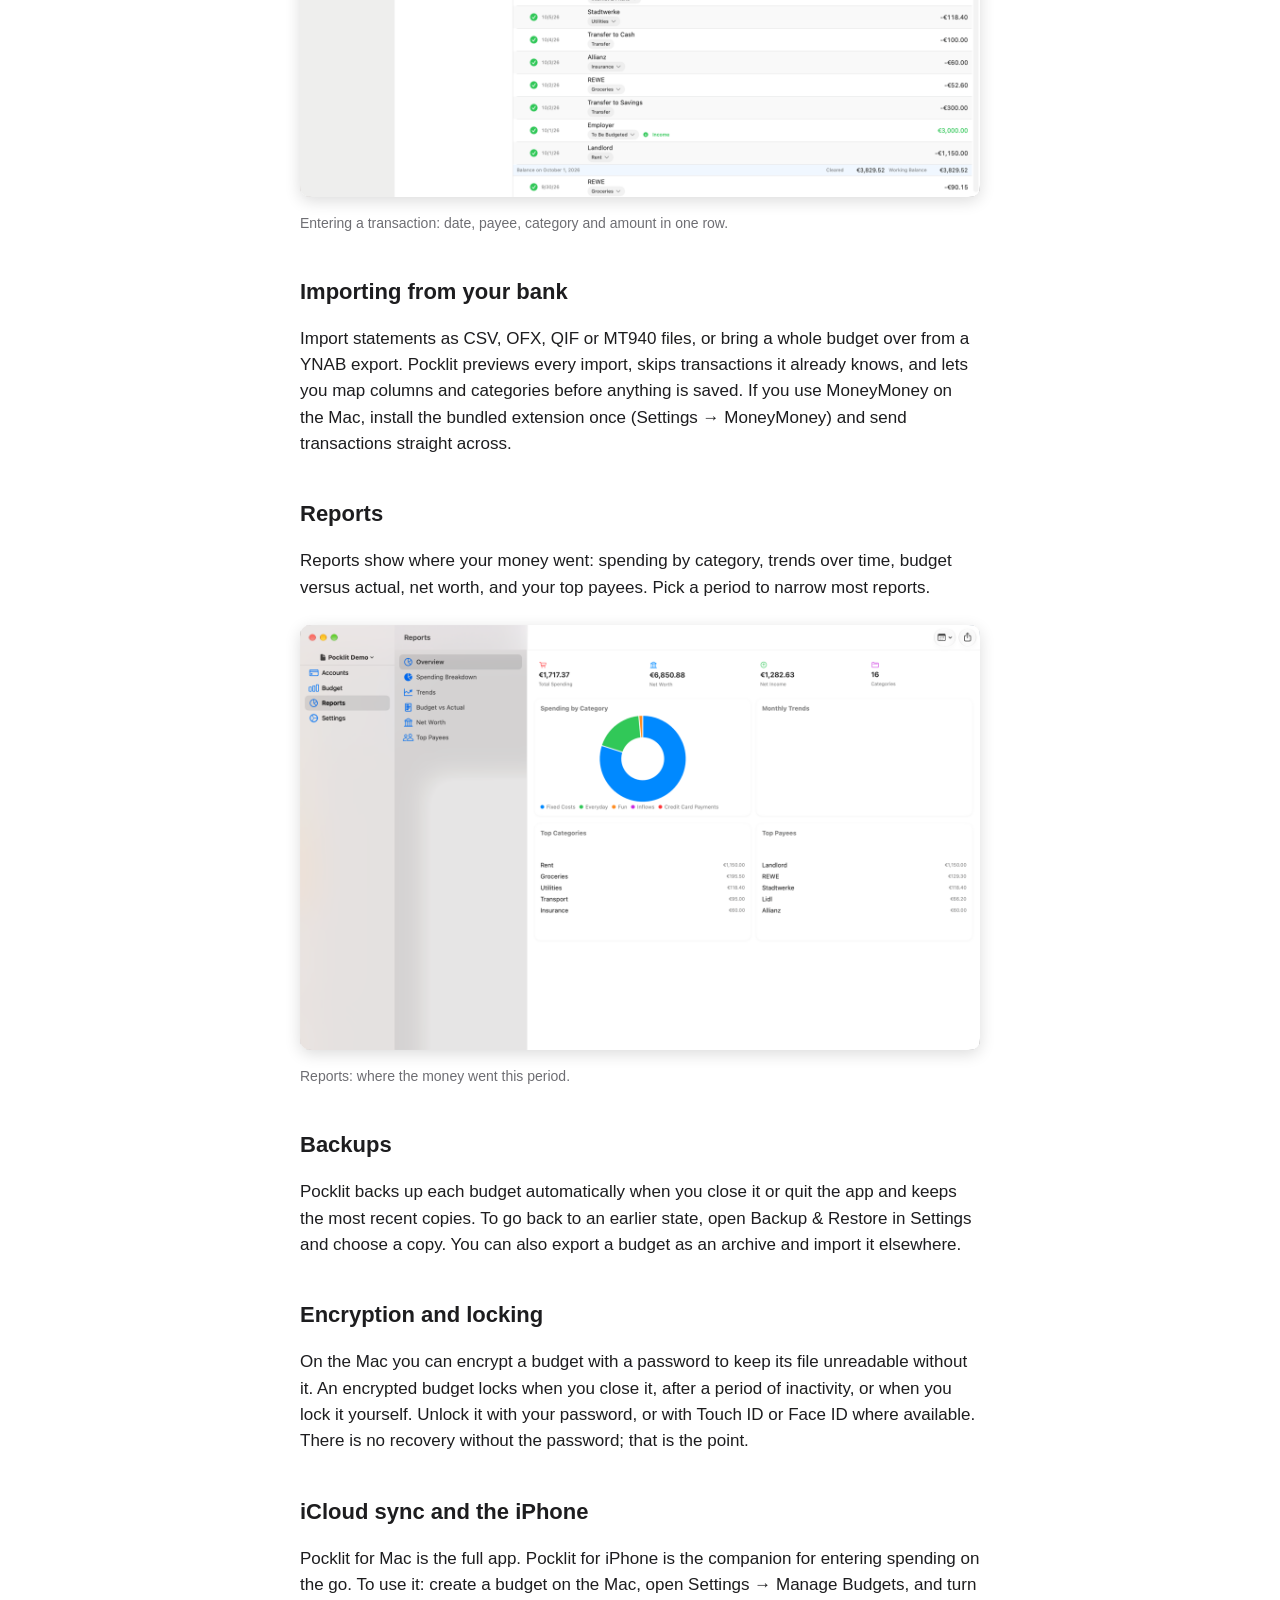
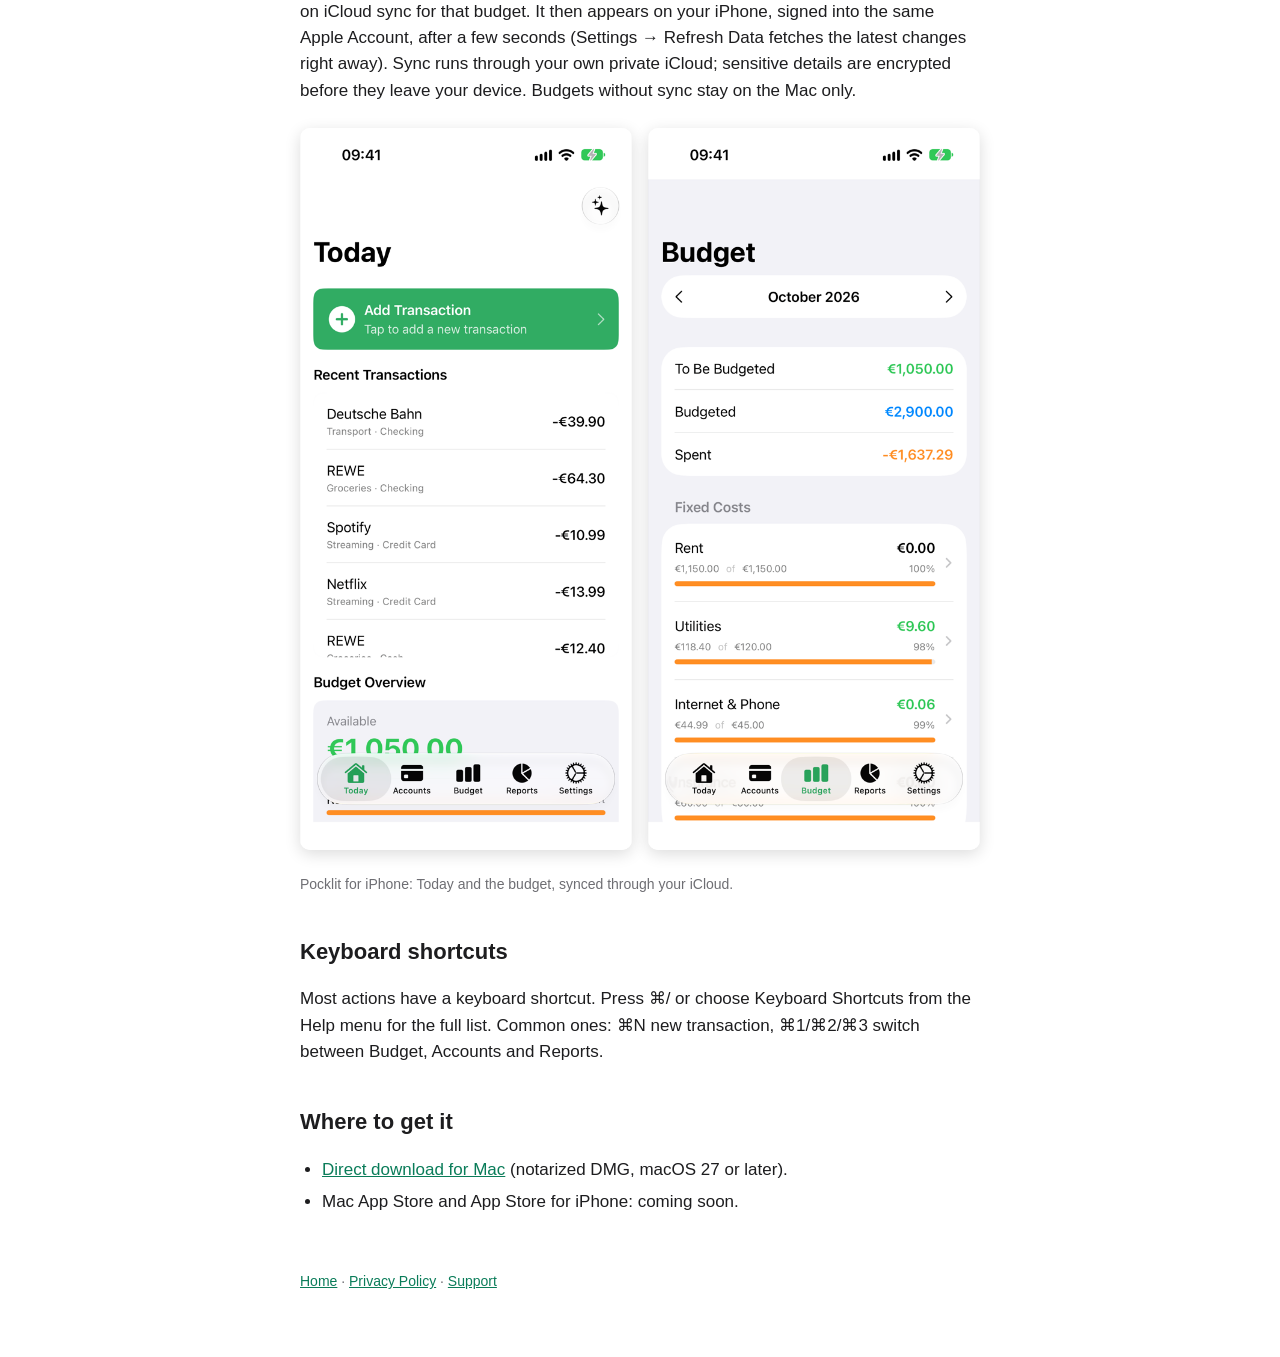
<file: guide.html>
<!doctype html>
<html lang="en">
<head>
<meta charset="utf-8">
<meta name="viewport" content="width=device-width, initial-scale=1">
<title>Pocklit Guide — what it does and how to use it</title>
<meta name="description" content="What Pocklit does and how to use it: zero-based budgeting on Mac and iPhone, step by step.">
<link rel="icon" type="image/png" href="favicon.png">
<link rel="apple-touch-icon" href="apple-touch-icon.png">
<link rel="stylesheet" href="style.css">
</head>
<body>
<main>
<header><strong><img class="brand" src="icon.png" alt="" width="28" height="28">Pocklit</strong><nav><a href="index.html">Home</a> · <a href="anleitung.html">Deutsch</a> · <a href="privacy.html">Privacy</a> · <a href="support.html">Support</a></nav></header>

<h1>What Pocklit does, and how to use it</h1>
<p class="tagline">Pocklit is a zero-based budget: every euro you have gets a job before you spend it.</p>

<h2>The idea in one paragraph</h2>
<p>Most budgeting fails because it forecasts. Pocklit does not forecast; it only ever works with money you actually have. The balances of your accounts show up at the top of the budget as <strong>To Be Budgeted</strong>. You assign that money to categories (rent, groceries, a holiday) until To Be Budgeted reads zero. Every expense you record lowers its category's <strong>Available</strong>, so at any moment the budget shows what is really left for each purpose. When life changes, you move money between categories instead of overspending. Add money, assign it, spend from categories, adjust: that is the whole loop.</p>

<div class="card">
<h2 style="margin-top:0">Getting started on the Mac (four steps)</h2>
<p>A new budget opens with a short tour of exactly these steps; replay it any time from the Help menu.</p>
<ol>
<li><strong>Add your accounts.</strong> On the Accounts screen, use the + button in the sidebar toolbar to add each place your money lives (checking, savings, cash, credit card) with its current balance. Those balances become the money you can budget.</li>
<li><strong>Check your categories.</strong> On the Budget screen, Pocklit has already created groups such as Fixed Costs, Variable Costs and Savings Goals with common categories. Use Manage Categories in the toolbar to rename, add or hide any of them so they match your life.</li>
<li><strong>Give every euro a job.</strong> Select a category's Budgeted amount and type what it should have this month. Keep going until To Be Budgeted reads zero: that is a balanced budget.</li>
<li><strong>Record what you spend.</strong> Back on the Accounts screen, pick an account and press ⌘N (or the + button) to enter a transaction: date, payee, category, amount. Each one lowers that category's Available.</li>
</ol>
</div>

<figure><img loading="lazy" src="img/mac/en/budget.png" alt="The Budget screen: To Be Budgeted at the top, then every category with its Budgeted, Activity and Available amounts" width="1440" height="900"><figcaption>The Budget screen: what each category got this month and what is still available.</figcaption></figure>

<h2>Accounts</h2>
<p>Accounts mirror the places your money lives: checking, savings, cash and credit cards. You add one for each real account with its current balance, so your budget starts from what you actually have. Accounts you no longer use can be marked inactive: they keep their history but leave the sidebar.</p>
<figure><img loading="lazy" src="img/mac/en/accounts.png" alt="The Accounts screen: the account list with balances and the selected account's transactions" width="1440" height="900"><figcaption>Accounts on the left, the selected account's transactions on the right.</figcaption></figure>

<h2>Categories</h2>
<p>Categories are the jobs your money can have, organized into groups such as Fixed Costs or Savings Goals. A new budget starts with a sensible set you can change freely under Manage Categories: add, rename, reorder or hide them. Only To Be Budgeted is fixed.</p>

<h2>Budgeting month by month</h2>
<p>Money in your accounts shows up as To Be Budgeted. The aim is to give every euro a job until it reaches zero. Available is what a category still has after this month's spending. On the Mac you assign money to categories, move money between categories, fill in amounts from previous months with <strong>Quick Budget</strong> and <strong>Auto-Budget</strong>, set <strong>recurring</strong> amounts, and set <strong>goals</strong> for what you are saving toward. Overspent a category? Cover it from another one; the budget stays honest.</p>

<h2>Transactions</h2>
<p>Every transaction records money leaving or entering an account: a date, a payee, a category and an amount. Enter them as they happen; the payee field suggests categories from your own history, so the second coffee at the same café is one keystroke. On the Mac you can also mark a transaction cleared once your bank shows it, <strong>reconcile</strong> an account against its statement, <strong>split</strong> a transaction across several categories, and record <strong>transfers</strong> between your own accounts.</p>
<figure><img loading="lazy" src="img/mac/en/transactions.png" alt="A new transaction being entered in the account's register" width="1440" height="900"><figcaption>Entering a transaction: date, payee, category and amount in one row.</figcaption></figure>

<h2>Importing from your bank</h2>
<p>Import statements as CSV, OFX, QIF or MT940 files, or bring a whole budget over from a YNAB export. Pocklit previews every import, skips transactions it already knows, and lets you map columns and categories before anything is saved. If you use MoneyMoney on the Mac, install the bundled extension once (Settings → MoneyMoney) and send transactions straight across.</p>

<h2>Reports</h2>
<p>Reports show where your money went: spending by category, trends over time, budget versus actual, net worth, and your top payees. Pick a period to narrow most reports.</p>
<figure><img loading="lazy" src="img/mac/en/reports.png" alt="The Reports overview: spending by category, net worth and top payees" width="1440" height="900"><figcaption>Reports: where the money went this period.</figcaption></figure>

<h2>Backups</h2>
<p>Pocklit backs up each budget automatically when you close it or quit the app and keeps the most recent copies. To go back to an earlier state, open Backup &amp; Restore in Settings and choose a copy. You can also export a budget as an archive and import it elsewhere.</p>

<h2>Encryption and locking</h2>
<p>On the Mac you can encrypt a budget with a password to keep its file unreadable without it. An encrypted budget locks when you close it, after a period of inactivity, or when you lock it yourself. Unlock it with your password, or with Touch ID or Face ID where available. There is no recovery without the password; that is the point.</p>

<h2>iCloud sync and the iPhone</h2>
<p>Pocklit for Mac is the full app. Pocklit for iPhone is the companion for entering spending on the go. To use it: create a budget on the Mac, open Settings → Manage Budgets, and turn on iCloud sync for that budget. It then appears on your iPhone, signed into the same Apple Account, after a few seconds (Settings → Refresh Data fetches the latest changes right away). Sync runs through your own private iCloud; sensitive details are encrypted before they leave your device. Budgets without sync stay on the Mac only.</p>
<figure class="two-up"><img loading="lazy" src="img/ios/en/today.png" alt="Pocklit for iPhone: the Today screen with recent transactions" width="552" height="1200"><img loading="lazy" src="img/ios/en/budget.png" alt="Pocklit for iPhone: the Budget screen" width="552" height="1200"><figcaption>Pocklit for iPhone: Today and the budget, synced through your iCloud.</figcaption></figure>

<h2>Keyboard shortcuts</h2>
<p>Most actions have a keyboard shortcut. Press ⌘/ or choose Keyboard Shortcuts from the Help menu for the full list. Common ones: ⌘N new transaction, ⌘1/⌘2/⌘3 switch between Budget, Accounts and Reports.</p>

<h2>Where to get it</h2>
<ul>
<li><a href="https://github.com/hanebambel/pocklit-site/releases/latest/download/Pocklit.dmg">Direct download for Mac</a> (notarized DMG, macOS 27 or later).</li>
<li>Mac App Store and App Store for iPhone: coming soon.</li>
</ul>

<footer><a href="index.html">Home</a> · <a href="privacy.html">Privacy Policy</a> · <a href="support.html">Support</a></footer>
</main>
</body>
</html>
</file>
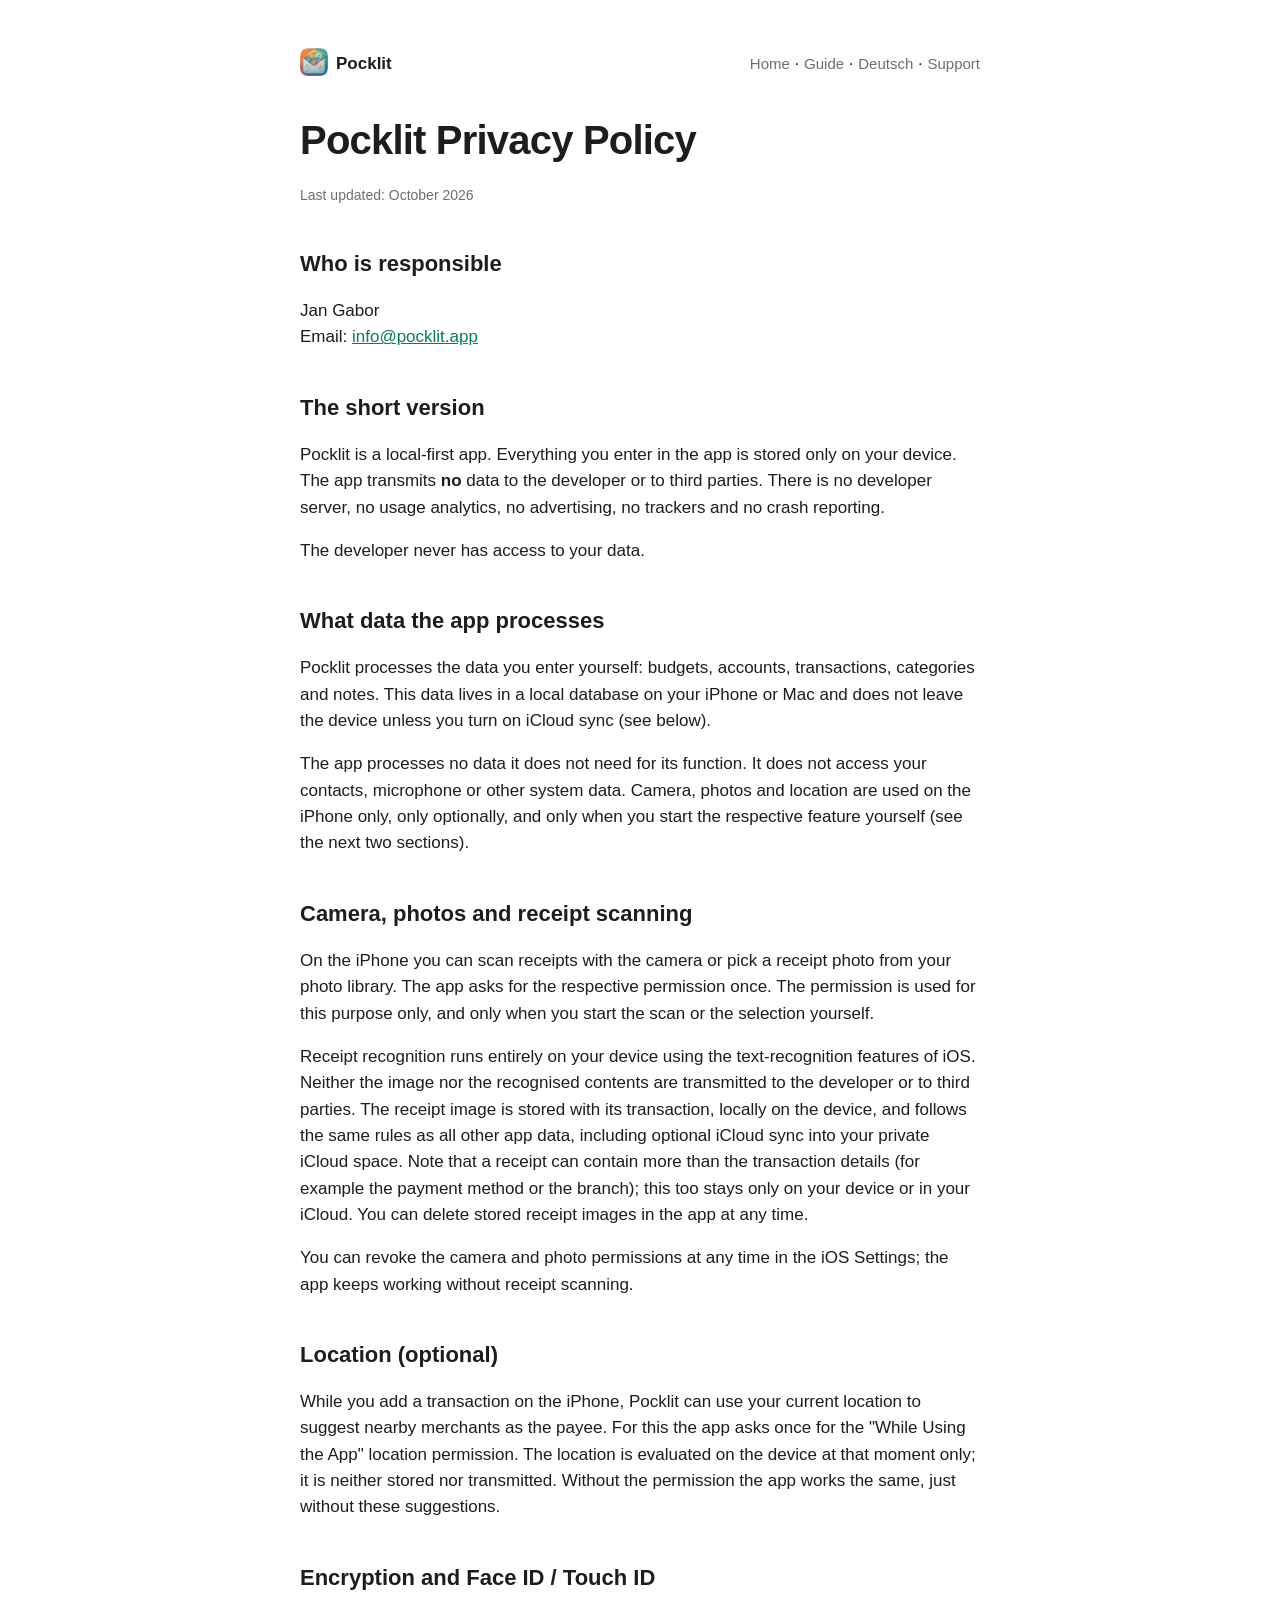
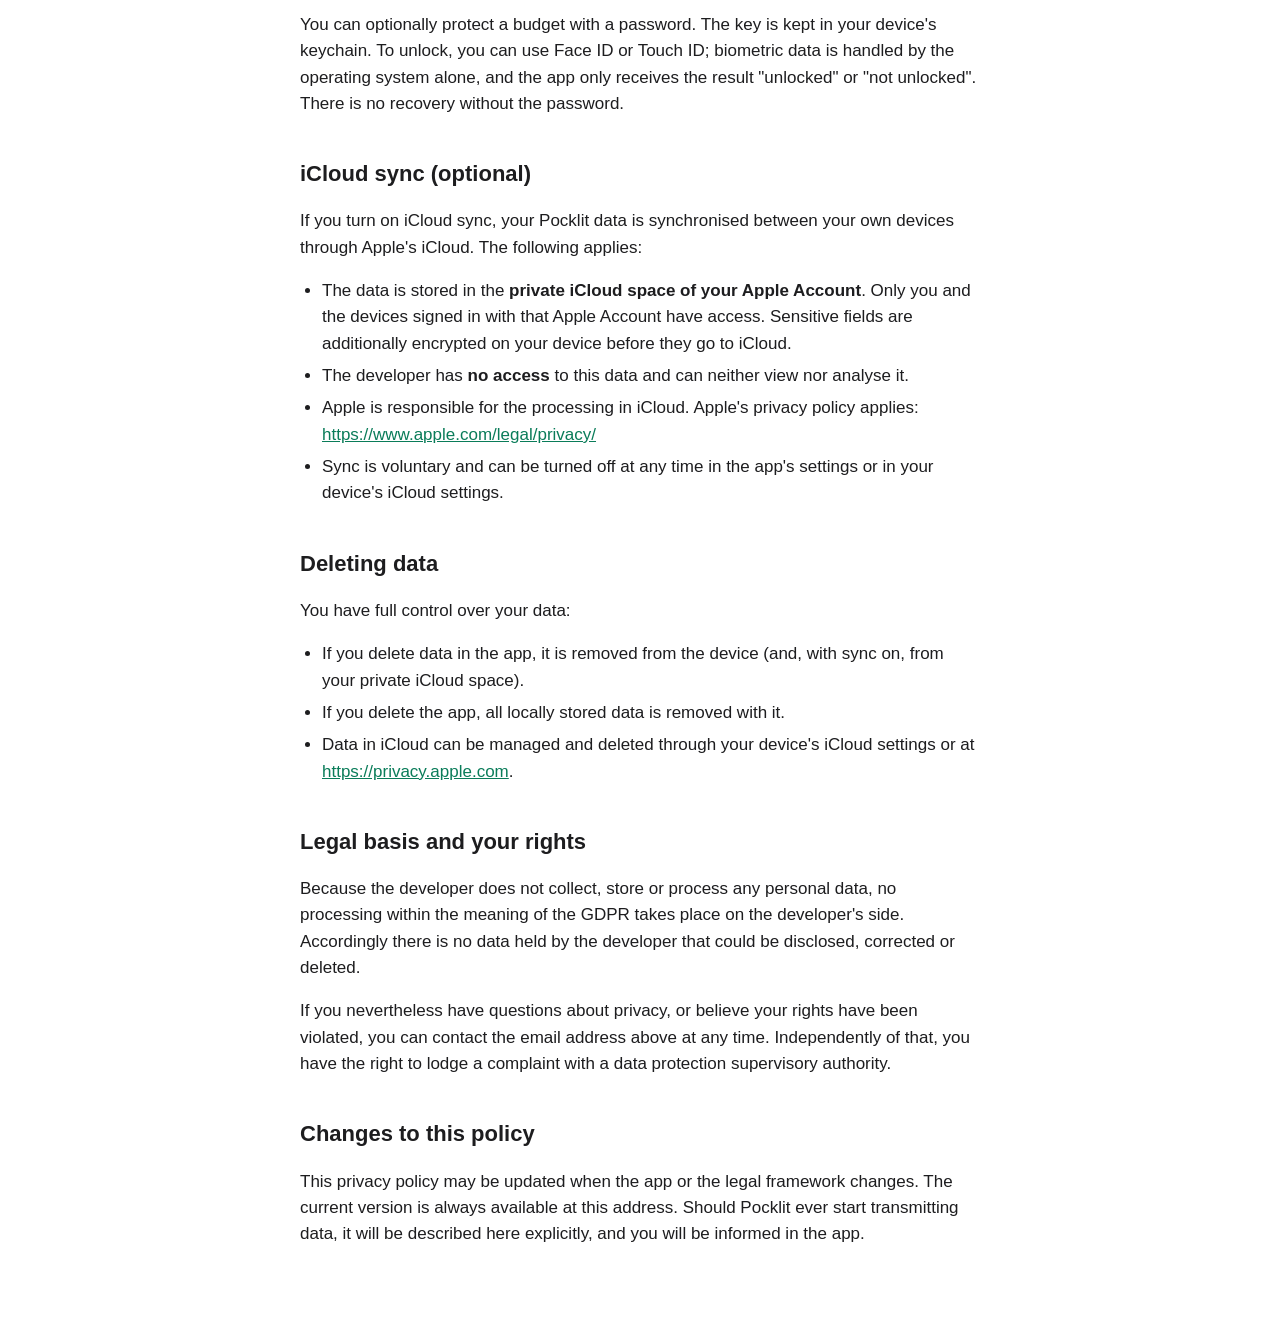
<file: privacy.html>
<!doctype html>
<html lang="en">
<head>
<meta charset="utf-8">
<meta name="viewport" content="width=device-width, initial-scale=1">
<title>Pocklit Privacy Policy</title>
<link rel="icon" type="image/png" href="favicon.png">
<link rel="apple-touch-icon" href="apple-touch-icon.png">
<link rel="stylesheet" href="style.css">
</head>
<body>
<main>
<header><strong><img class="brand" src="icon.png" alt="" width="28" height="28">Pocklit</strong><nav><a href="index.html">Home</a> · <a href="guide.html">Guide</a> · <a href="datenschutz.html">Deutsch</a> · <a href="support.html">Support</a></nav></header>
<h1>Pocklit Privacy Policy</h1>
<p class="note">Last updated: October 2026</p>

<h2>Who is responsible</h2>
<p>Jan Gabor<br>Email: <span class="email" data-u="info" data-d="pocklit.app">info [at] pocklit [dot] app</span></p>

<h2>The short version</h2>
<p>Pocklit is a local-first app. Everything you enter in the app is stored only on your device. The app transmits <strong>no</strong> data to the developer or to third parties. There is no developer server, no usage analytics, no advertising, no trackers and no crash reporting.</p>
<p>The developer never has access to your data.</p>

<h2>What data the app processes</h2>
<p>Pocklit processes the data you enter yourself: budgets, accounts, transactions, categories and notes. This data lives in a local database on your iPhone or Mac and does not leave the device unless you turn on iCloud sync (see below).</p>
<p>The app processes no data it does not need for its function. It does not access your contacts, microphone or other system data. Camera, photos and location are used on the iPhone only, only optionally, and only when you start the respective feature yourself (see the next two sections).</p>

<h2>Camera, photos and receipt scanning</h2>
<p>On the iPhone you can scan receipts with the camera or pick a receipt photo from your photo library. The app asks for the respective permission once. The permission is used for this purpose only, and only when you start the scan or the selection yourself.</p>
<p>Receipt recognition runs entirely on your device using the text-recognition features of iOS. Neither the image nor the recognised contents are transmitted to the developer or to third parties. The receipt image is stored with its transaction, locally on the device, and follows the same rules as all other app data, including optional iCloud sync into your private iCloud space. Note that a receipt can contain more than the transaction details (for example the payment method or the branch); this too stays only on your device or in your iCloud. You can delete stored receipt images in the app at any time.</p>
<p>You can revoke the camera and photo permissions at any time in the iOS Settings; the app keeps working without receipt scanning.</p>

<h2>Location (optional)</h2>
<p>While you add a transaction on the iPhone, Pocklit can use your current location to suggest nearby merchants as the payee. For this the app asks once for the "While Using the App" location permission. The location is evaluated on the device at that moment only; it is neither stored nor transmitted. Without the permission the app works the same, just without these suggestions.</p>

<h2>Encryption and Face ID / Touch ID</h2>
<p>You can optionally protect a budget with a password. The key is kept in your device's keychain. To unlock, you can use Face ID or Touch ID; biometric data is handled by the operating system alone, and the app only receives the result "unlocked" or "not unlocked". There is no recovery without the password.</p>

<h2>iCloud sync (optional)</h2>
<p>If you turn on iCloud sync, your Pocklit data is synchronised between your own devices through Apple's iCloud. The following applies:</p>
<ul>
<li>The data is stored in the <strong>private iCloud space of your Apple Account</strong>. Only you and the devices signed in with that Apple Account have access. Sensitive fields are additionally encrypted on your device before they go to iCloud.</li>
<li>The developer has <strong>no access</strong> to this data and can neither view nor analyse it.</li>
<li>Apple is responsible for the processing in iCloud. Apple's privacy policy applies: <a href="https://www.apple.com/legal/privacy/">https://www.apple.com/legal/privacy/</a></li>
<li>Sync is voluntary and can be turned off at any time in the app's settings or in your device's iCloud settings.</li>
</ul>

<h2>Deleting data</h2>
<p>You have full control over your data:</p>
<ul>
<li>If you delete data in the app, it is removed from the device (and, with sync on, from your private iCloud space).</li>
<li>If you delete the app, all locally stored data is removed with it.</li>
<li>Data in iCloud can be managed and deleted through your device's iCloud settings or at <a href="https://privacy.apple.com">https://privacy.apple.com</a>.</li>
</ul>

<h2>Legal basis and your rights</h2>
<p>Because the developer does not collect, store or process any personal data, no processing within the meaning of the GDPR takes place on the developer's side. Accordingly there is no data held by the developer that could be disclosed, corrected or deleted.</p>
<p>If you nevertheless have questions about privacy, or believe your rights have been violated, you can contact the email address above at any time. Independently of that, you have the right to lodge a complaint with a data protection supervisory authority.</p>

<h2>Changes to this policy</h2>
<p>This privacy policy may be updated when the app or the legal framework changes. The current version is always available at this address. Should Pocklit ever start transmitting data, it will be described here explicitly, and you will be informed in the app.</p>

</main>
<script src="email.js"></script>
</body>
</html>
</file>
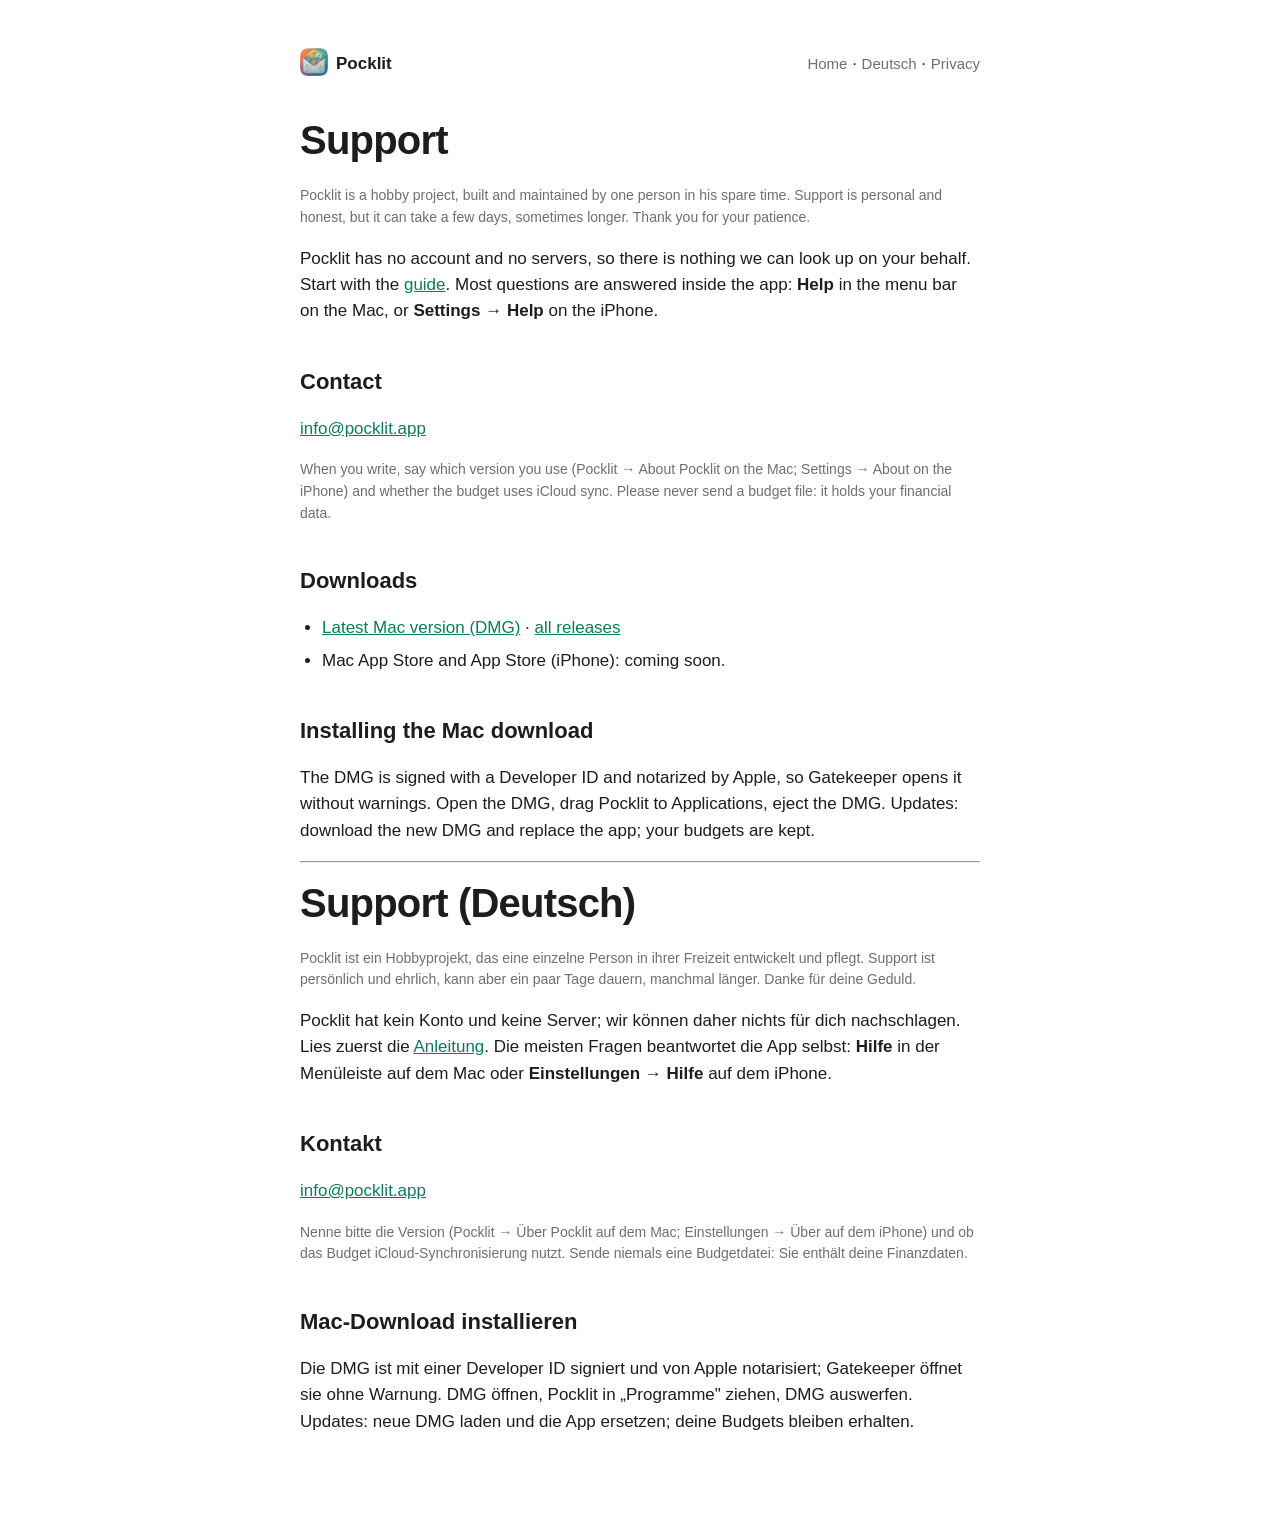
<file: support.html>
<!doctype html>
<html lang="en">
<head>
<meta charset="utf-8">
<meta name="viewport" content="width=device-width, initial-scale=1">
<title>Pocklit Support</title>
<link rel="icon" type="image/png" href="favicon.png">
<link rel="apple-touch-icon" href="apple-touch-icon.png">
<link rel="stylesheet" href="style.css">
</head>
<body>
<main>
<header><strong><img class="brand" src="icon.png" alt="" width="28" height="28">Pocklit</strong><nav><a href="index.html">Home</a> · <a href="de.html">Deutsch</a> · <a href="privacy.html">Privacy</a></nav></header>
<h1>Support</h1>
<p class="note">Pocklit is a hobby project, built and maintained by one person in his spare time. Support is personal and honest, but it can take a few days, sometimes longer. Thank you for your patience.</p>
<p>Pocklit has no account and no servers, so there is nothing we can look up on your behalf. Start with the <a href="guide.html">guide</a>. Most questions are answered inside the app: <strong>Help</strong> in the menu bar on the Mac, or <strong>Settings → Help</strong> on the iPhone.</p>
<h2>Contact</h2>
<p><span class="email" data-u="info" data-d="pocklit.app">info [at] pocklit [dot] app</span></p>
<p class="note">When you write, say which version you use (Pocklit → About Pocklit on the Mac; Settings → About on the iPhone) and whether the budget uses iCloud sync. Please never send a budget file: it holds your financial data.</p>
<h2>Downloads</h2>
<ul>
<li><a href="https://github.com/hanebambel/pocklit-site/releases/latest/download/Pocklit.dmg">Latest Mac version (DMG)</a> · <a href="https://github.com/hanebambel/pocklit-site/releases">all releases</a></li>
<li>Mac App Store and App Store (iPhone): coming soon.</li>
</ul>
<h2>Installing the Mac download</h2>
<p>The DMG is signed with a Developer ID and notarized by Apple, so Gatekeeper opens it without warnings. Open the DMG, drag Pocklit to Applications, eject the DMG. Updates: download the new DMG and replace the app; your budgets are kept.</p>
<hr>
<h1>Support (Deutsch)</h1>
<p class="note">Pocklit ist ein Hobbyprojekt, das eine einzelne Person in ihrer Freizeit entwickelt und pflegt. Support ist persönlich und ehrlich, kann aber ein paar Tage dauern, manchmal länger. Danke für deine Geduld.</p>
<p>Pocklit hat kein Konto und keine Server; wir können daher nichts für dich nachschlagen. Lies zuerst die <a href="anleitung.html">Anleitung</a>. Die meisten Fragen beantwortet die App selbst: <strong>Hilfe</strong> in der Menüleiste auf dem Mac oder <strong>Einstellungen → Hilfe</strong> auf dem iPhone.</p>
<h2>Kontakt</h2>
<p><span class="email" data-u="info" data-d="pocklit.app">info [at] pocklit [dot] app</span></p>
<p class="note">Nenne bitte die Version (Pocklit → Über Pocklit auf dem Mac; Einstellungen → Über auf dem iPhone) und ob das Budget iCloud-Synchronisierung nutzt. Sende niemals eine Budgetdatei: Sie enthält deine Finanzdaten.</p>
<h2>Mac-Download installieren</h2>
<p>Die DMG ist mit einer Developer ID signiert und von Apple notarisiert; Gatekeeper öffnet sie ohne Warnung. DMG öffnen, Pocklit in „Programme" ziehen, DMG auswerfen. Updates: neue DMG laden und die App ersetzen; deine Budgets bleiben erhalten.</p>

</main>
<script src="email.js"></script>
</body>
</html>
</file>
<file: style.css>
:root { color-scheme: light dark; --fg: #1d1d1f; --bg: #ffffff; --muted: #6e6e73; --accent: #0a7c59; --card: #f5f5f7; }
@media (prefers-color-scheme: dark) { :root { --fg: #f5f5f7; --bg: #1d1d1f; --muted: #a1a1a6; --accent: #34c48e; --card: #2c2c2e; } }
* { box-sizing: border-box; }
body { margin: 0; font: 17px/1.55 -apple-system, BlinkMacSystemFont, "Helvetica Neue", Helvetica, Arial, sans-serif; color: var(--fg); background: var(--bg); }
main { max-width: 720px; margin: 0 auto; padding: 48px 20px 64px; }
header { display: flex; justify-content: space-between; align-items: baseline; gap: 16px; margin-bottom: 32px; }
header a { color: var(--muted); text-decoration: none; font-size: 15px; }
h1 { font-size: 40px; margin: 0 0 8px; letter-spacing: -0.02em; }
h2 { font-size: 22px; margin: 40px 0 12px; }
.tagline { font-size: 21px; color: var(--muted); margin: 0 0 28px; }
.button { display: inline-block; margin: 4px 0; background: var(--accent); color: #fff; padding: 12px 22px; border-radius: 10px; text-decoration: none; font-weight: 600; }
.note { font-size: 14px; color: var(--muted); }
.card { background: var(--card); border-radius: 14px; padding: 20px 24px; margin: 24px 0; }
ul { padding-left: 22px; } li { margin: 6px 0; }
footer { margin-top: 56px; font-size: 14px; color: var(--muted); }
a { color: var(--accent); }
.brand { vertical-align: -7px; margin-right: 8px; border-radius: 7px; }
.hero { display: block; border-radius: 28px; margin-bottom: 20px; box-shadow: 0 8px 24px rgba(0,0,0,.18); }
figure { margin: 1.5rem 0; }
figure img, .shot { width: 100%; height: auto; border-radius: 10px; box-shadow: 0 4px 16px rgba(0,0,0,.14); }
.shot { display: block; margin: 0 0 28px; }
figcaption { font-size: 14px; color: var(--muted); margin-top: 8px; }
.two-up { display: grid; grid-template-columns: 1fr 1fr; gap: 1rem; }
.two-up figcaption { grid-column: 1 / -1; }
@media (max-width: 600px) { .two-up { grid-template-columns: 1fr; } }
</file>
